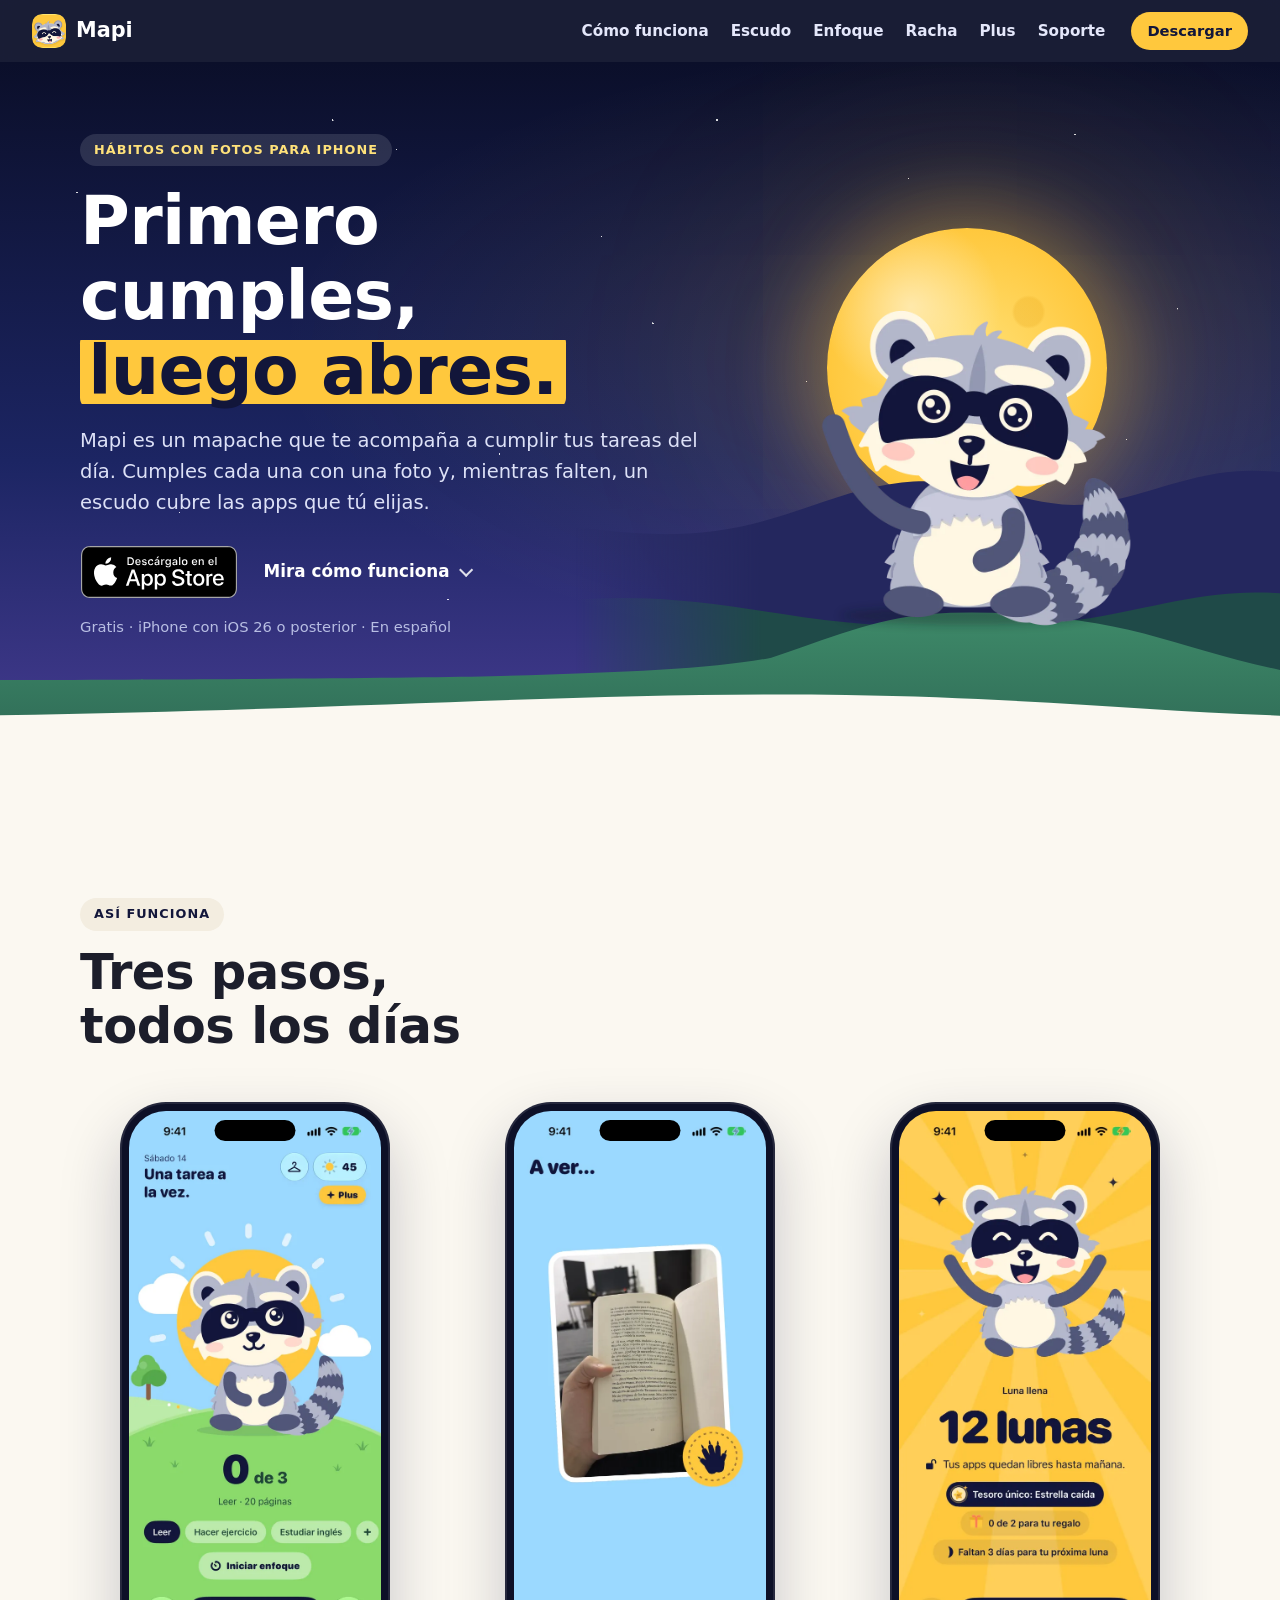
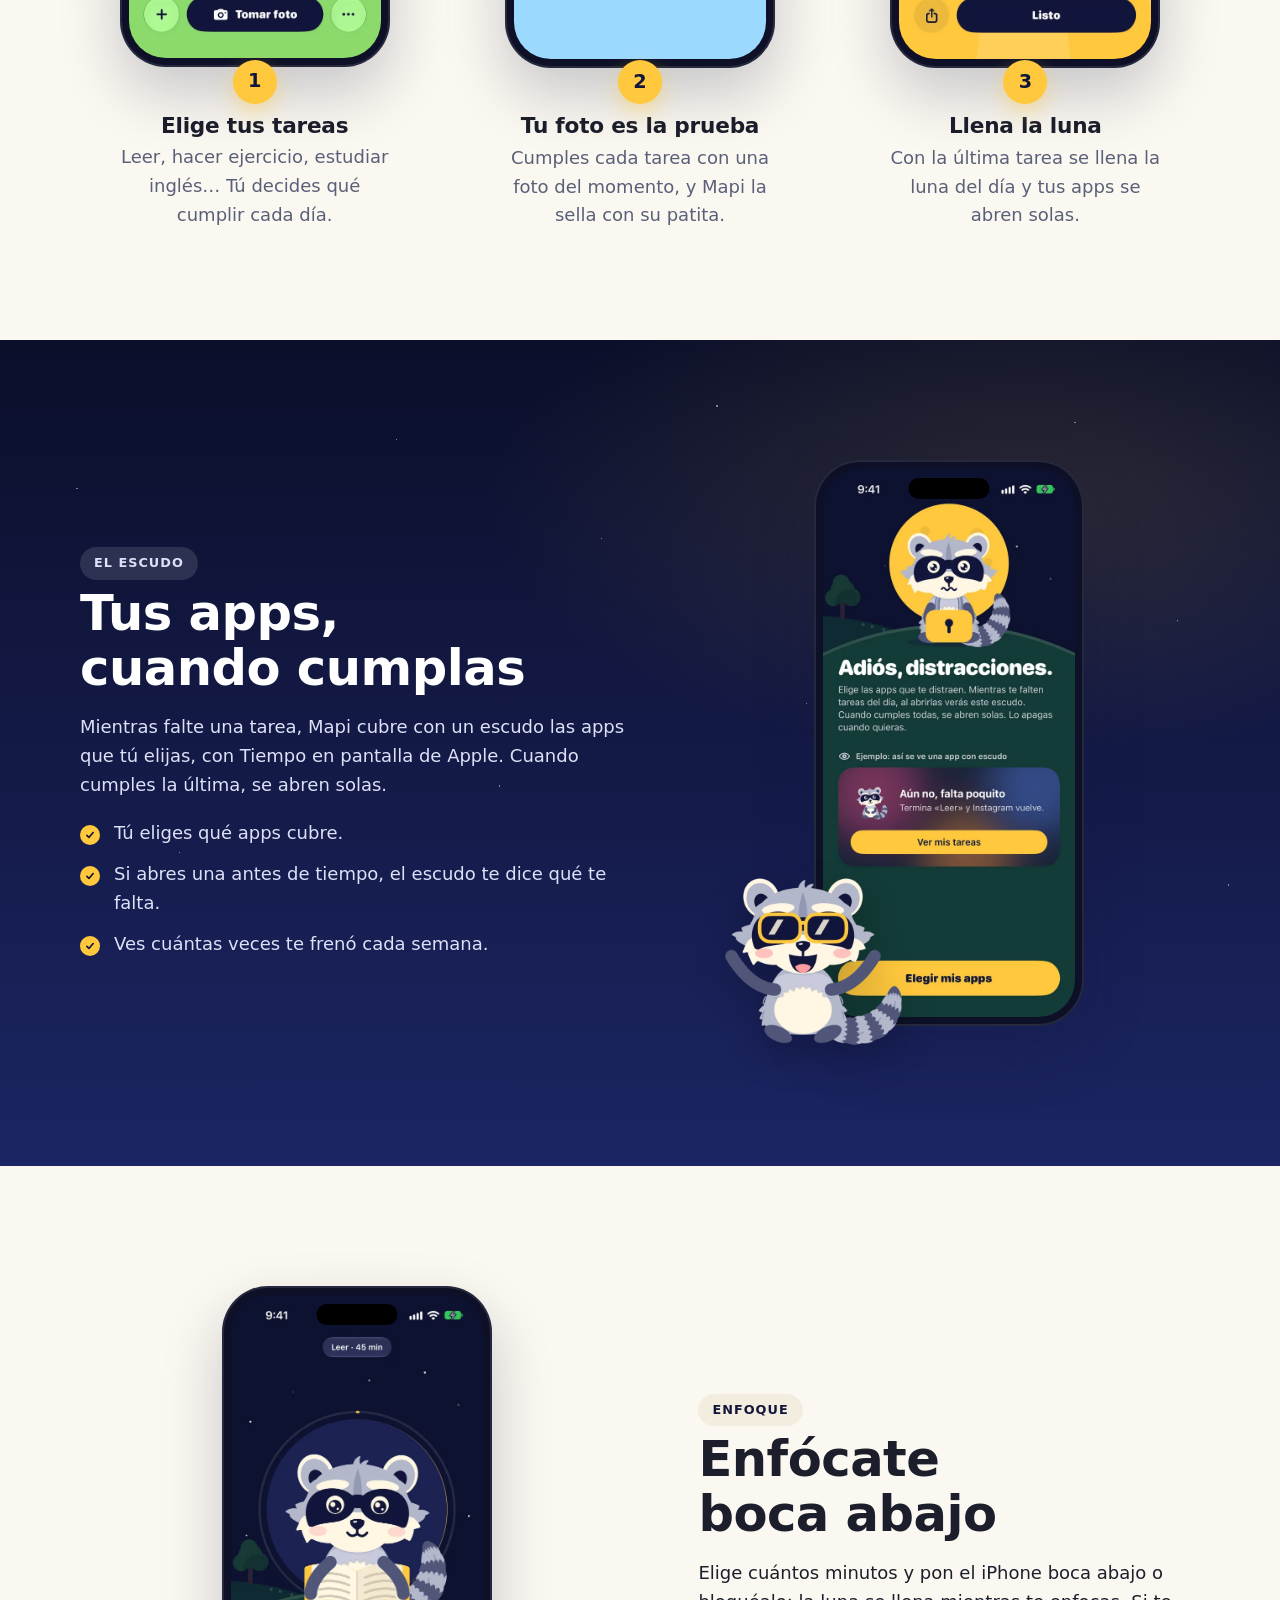
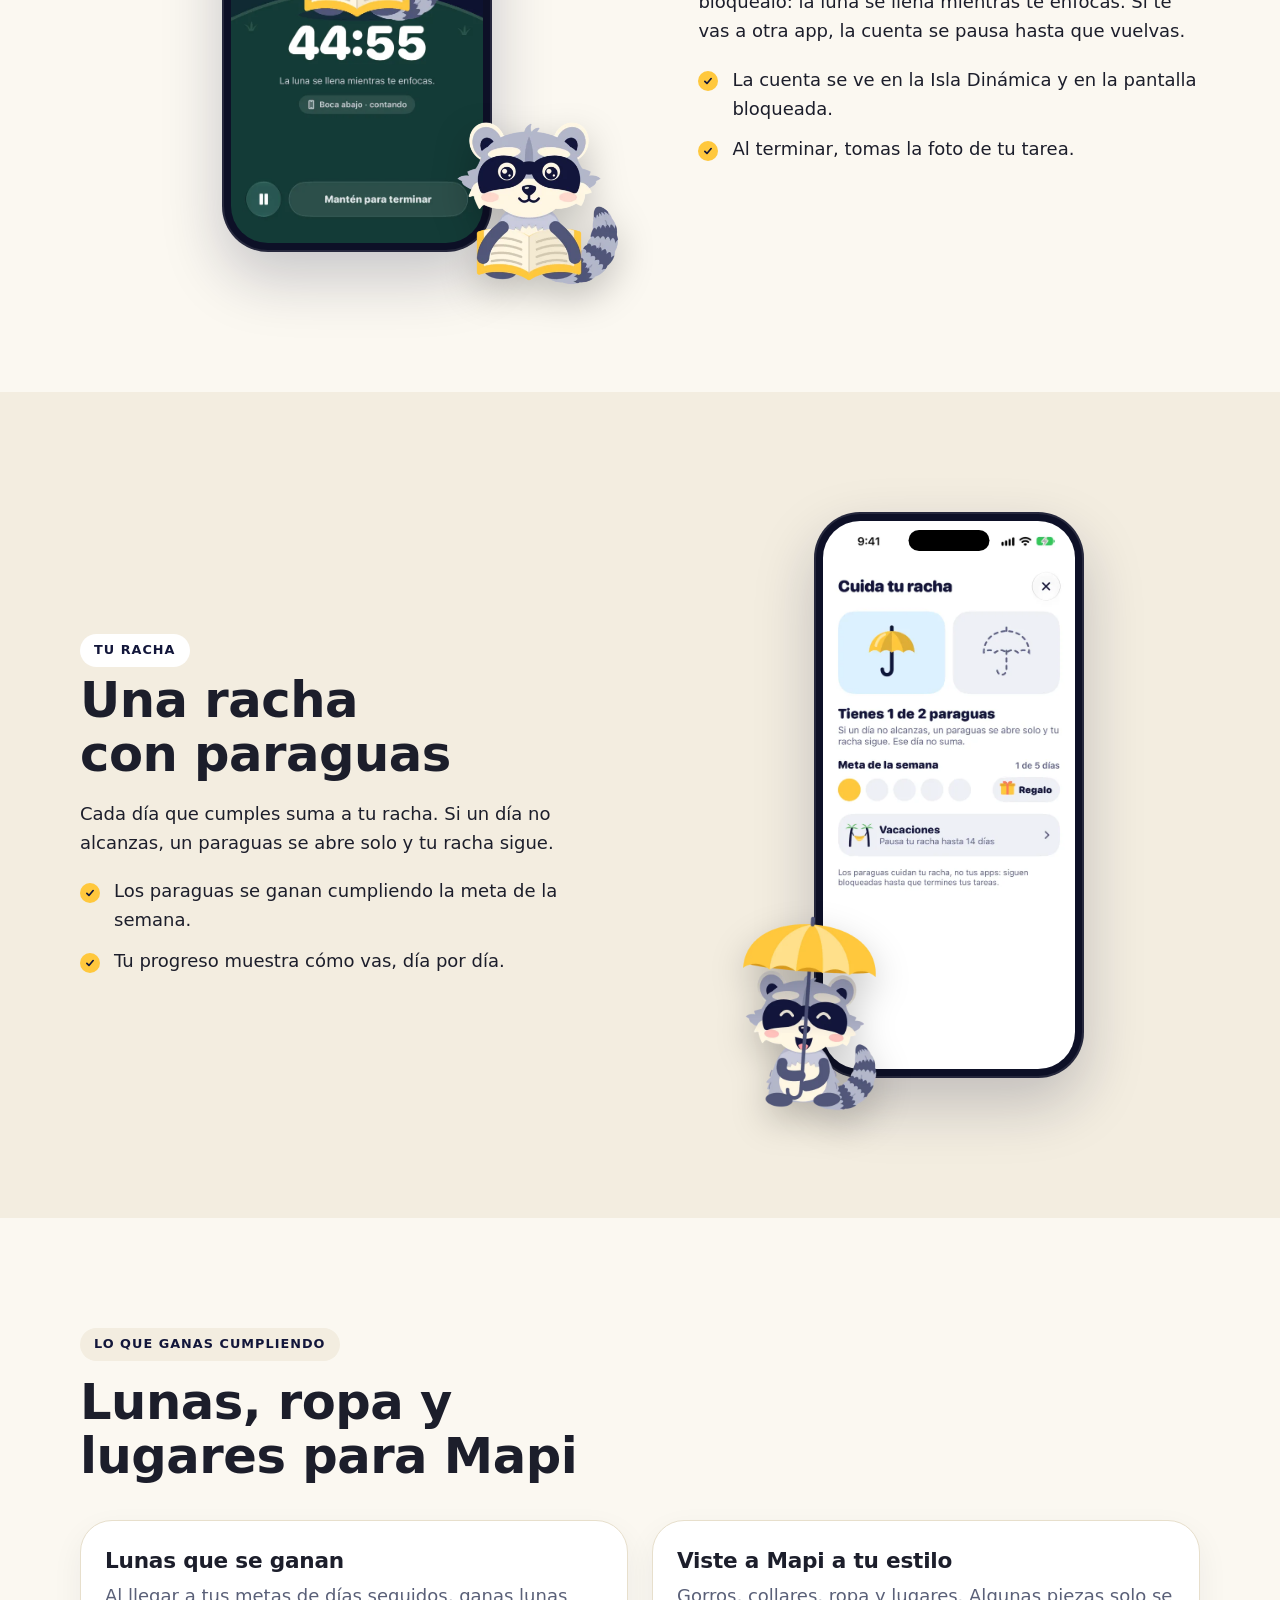
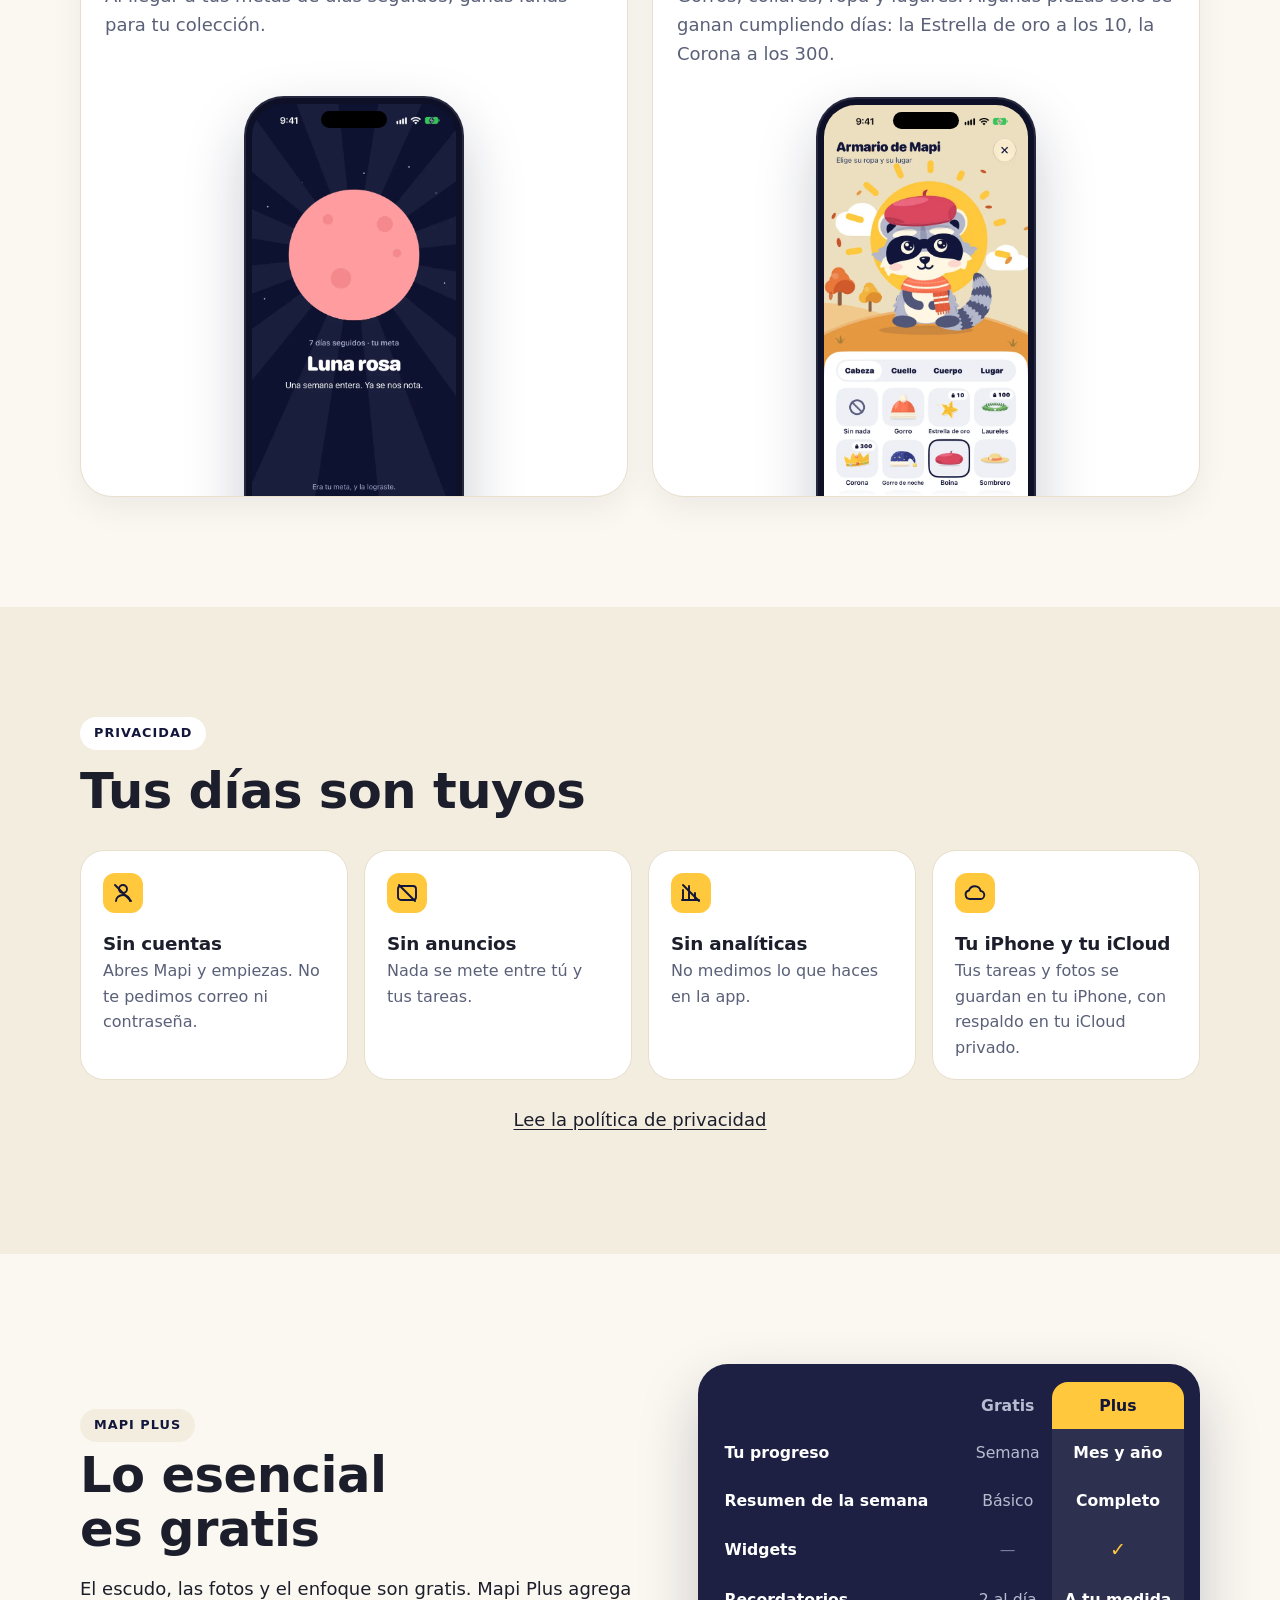
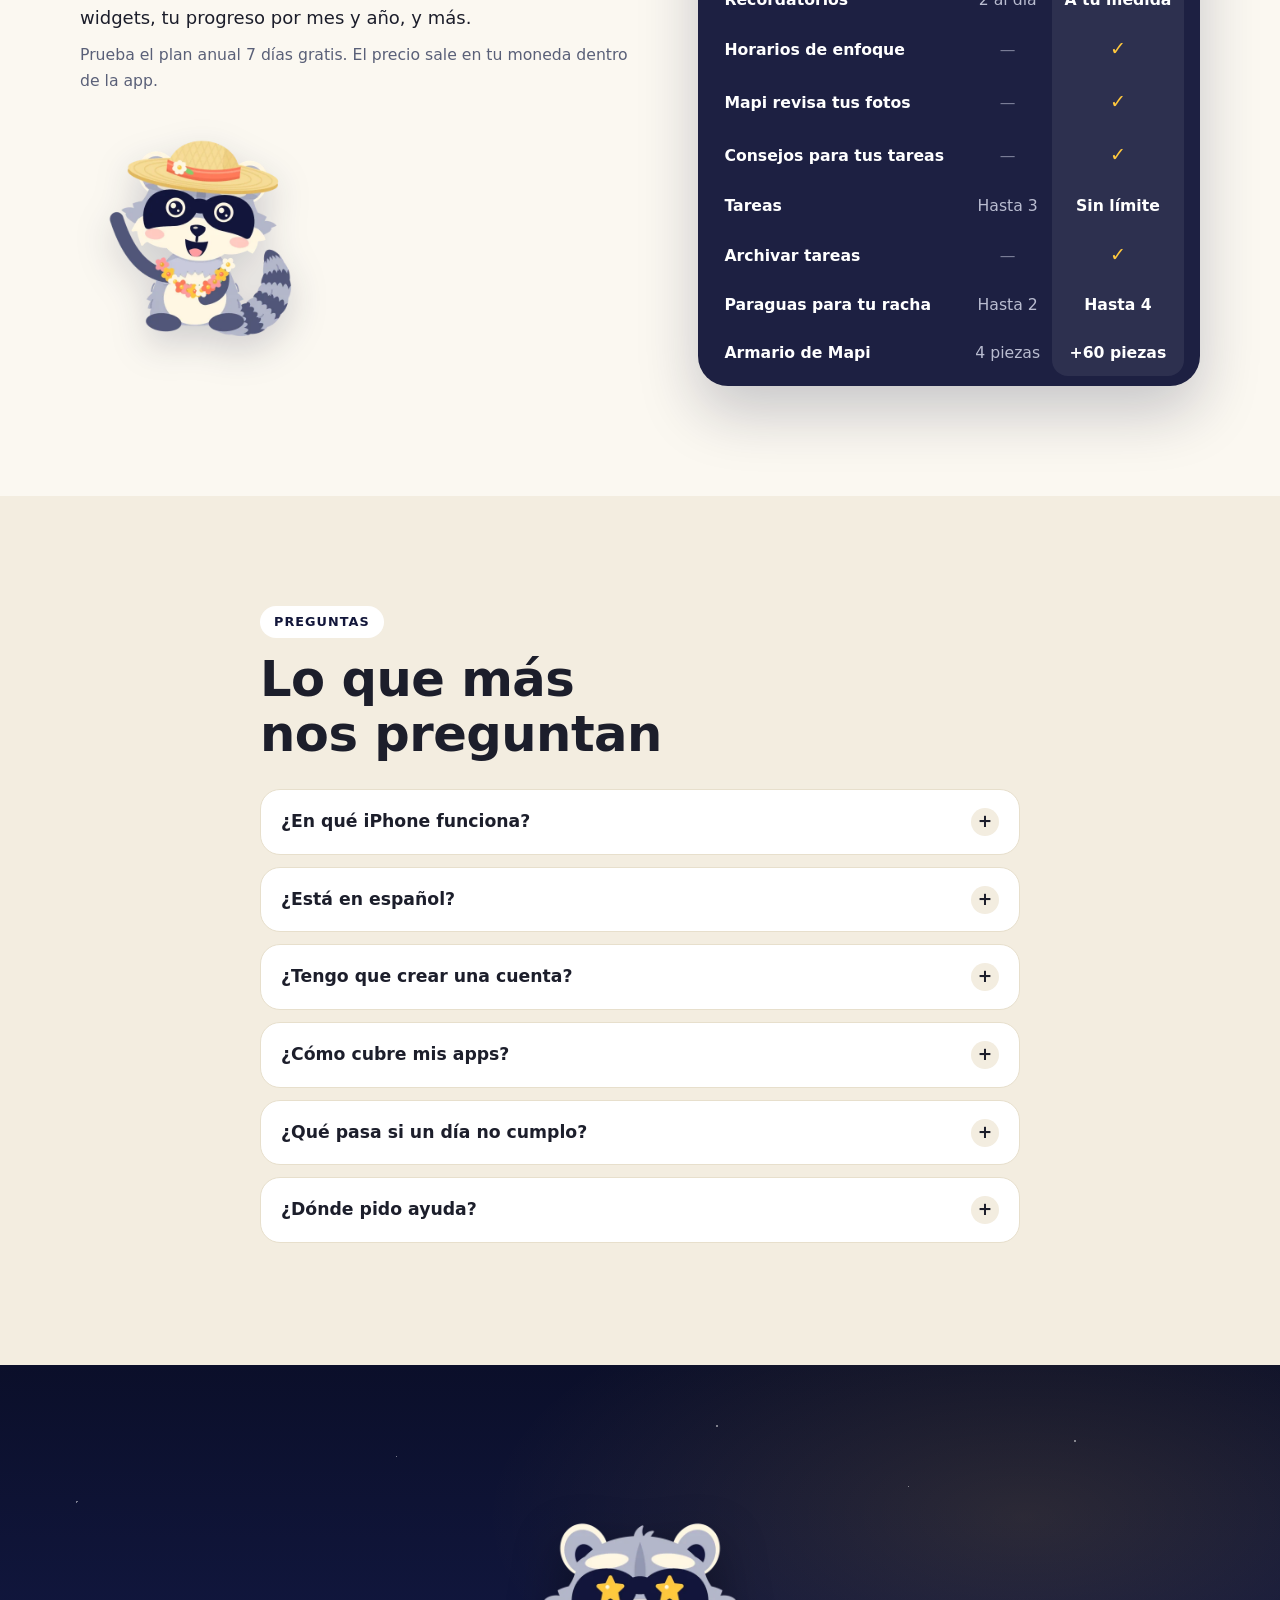
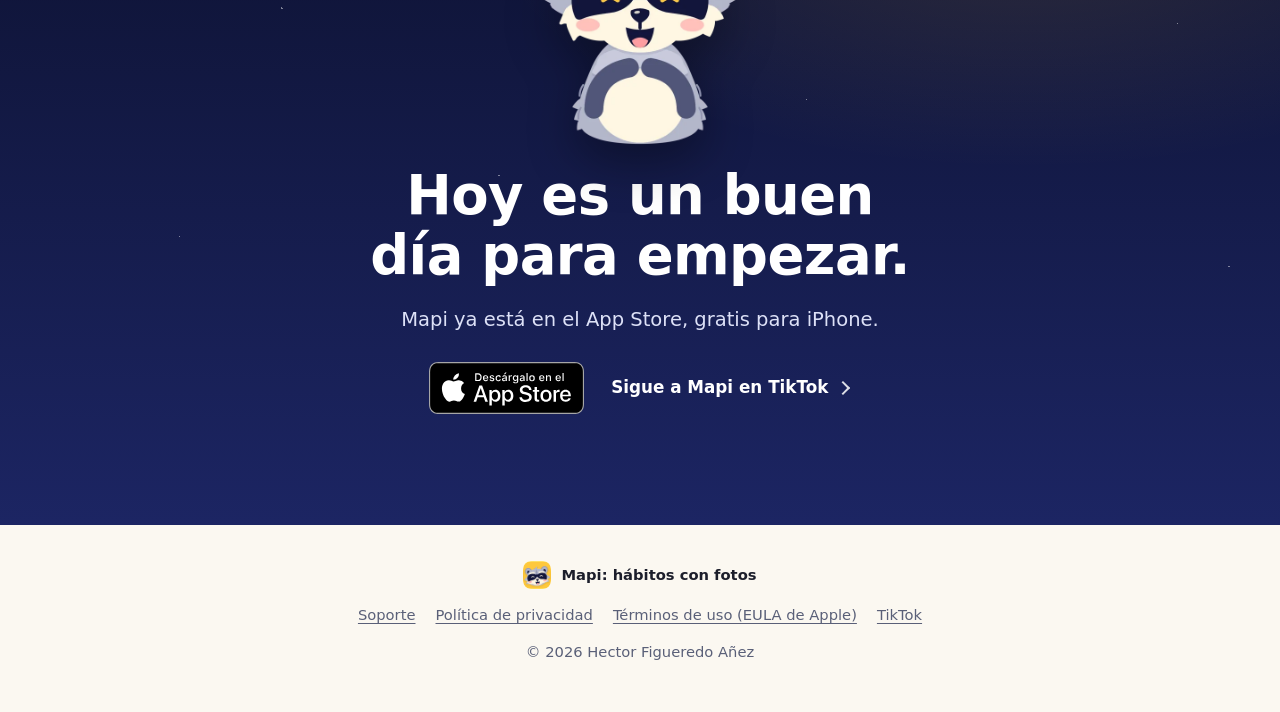
<file: index.html>
<!DOCTYPE html>
<html lang="es-MX">
<head>
  <meta charset="utf-8">
  <meta name="viewport" content="width=device-width, initial-scale=1, viewport-fit=cover">
  <title>Mapi: hábitos con fotos</title>
  <meta name="description" content="Mapi es un mapache que te acompaña a cumplir tus tareas del día. Cumples cada una con una foto y, mientras falten, un escudo cubre las apps que tú elijas.">
  <meta name="theme-color" content="#0E1230">
  <link rel="icon" href="mapi.png">
  <link rel="apple-touch-icon" href="mapi.png">
  <meta property="og:type" content="website">
  <meta property="og:locale" content="es_MX">
  <meta property="og:title" content="Mapi: hábitos con fotos">
  <meta property="og:description" content="Primero cumples, luego abres. Un mapache que te acompaña a cumplir tus tareas del día.">
  <meta property="og:url" content="https://mapihabits.github.io/">
  <meta property="og:image" content="https://mapihabits.github.io/img/compartir.jpg">
  <meta property="og:image:width" content="1200">
  <meta property="og:image:height" content="675">
  <meta name="twitter:card" content="summary_large_image">
  <link rel="preload" as="image" href="img/mapi-saluda.webp" fetchpriority="high">
  <link rel="stylesheet" href="portada.css">
  <script>document.documentElement.classList.add("js");</script>
</head>
<body>
  <a class="saltar" href="#contenido">Ir al contenido</a>

  <header class="barra">
    <a class="marca" href="./" aria-label="Mapi, inicio">
      <img src="mapi.png" alt="" width="34" height="34">
      <span>Mapi</span>
    </a>
    <nav class="barra-enlaces" aria-label="Secciones">
      <a href="#como-funciona">Cómo funciona</a>
      <a href="#escudo">Escudo</a>
      <a href="#enfoque">Enfoque</a>
      <a href="#racha">Racha</a>
      <a href="#plus">Plus</a>
      <a href="soporte.html">Soporte</a>
    </nav>
    <a class="boton boton-luna boton-chico" href="https://apps.apple.com/app/id6831907210">Descargar</a>
  </header>

  <main id="contenido">
    <!-- Portada: la noche de Mapi, con su luna. -->
    <section class="hero">
      <div class="estrellas" aria-hidden="true"></div>
      <div class="estrellas estrellas-2" aria-hidden="true"></div>
      <div class="hero-grid">
        <div class="hero-texto">
          <p class="etiqueta">Hábitos con fotos para iPhone</p>
          <h1>Primero cumples, <mark>luego abres.</mark></h1>
          <p class="entrada">Mapi es un mapache que te acompaña a cumplir tus tareas del día. Cumples cada una con una foto y, mientras falten, un escudo cubre las apps que tú elijas.</p>
          <div class="acciones">
            <a class="sello-tienda" href="https://apps.apple.com/app/id6831907210"><img src="img/descargalo-app-store.svg" alt="Descárgalo en el App Store" width="156" height="52"></a>
            <a class="boton boton-claro" href="#como-funciona">Mira cómo funciona</a>
          </div>
          <p class="nota-hero">Gratis · iPhone con iOS 26 o posterior · En español</p>
        </div>
        <div class="hero-escena">
          <div class="luna" aria-hidden="true"></div>
          <!-- Mapi sentado en la cima de su colina; la luna sale detrás de los cerros (18 nov). -->
          <svg class="escena" viewBox="0 0 500 520" preserveAspectRatio="xMidYMax meet" role="img" aria-label="Mapi, un mapache, saludando desde su colina frente a la luna">
            <defs>
              <linearGradient id="pasto" x1="0" y1="0" x2="0" y2="1">
                <stop offset="0" stop-color="#3E8A69"/>
                <stop offset="0.1" stop-color="#32715A"/>
                <stop offset="0.6" stop-color="#2B624F"/>
              </linearGradient>
              <linearGradient id="desvanece-g" gradientUnits="userSpaceOnUse" x1="-170" y1="0" x2="30" y2="0">
                <stop offset="0" stop-color="#000"/>
                <stop offset="1" stop-color="#fff"/>
              </linearGradient>
              <mask id="desvanece" maskUnits="userSpaceOnUse" x="-4000" y="-1000" width="8500" height="3000">
                <rect x="-4000" y="-1000" width="8500" height="3000" fill="url(#desvanece-g)"/>
              </mask>
              <filter id="difuso" x="-50%" y="-300%" width="200%" height="700%"><feGaussianBlur stdDeviation="5"/></filter>
            </defs>
            <g class="lejos">
            <path fill="#24275E" d="M-4000 520 C-1600 515 -900 470 -600 430 C-470 412 -380 380 -270 374 C-170 368 -110 392 -20 380 C60 369 110 336 180 328 C240 321 290 342 340 350 C400 360 450 330 520 318 C600 305 690 340 780 372 C1000 440 2200 500 4500 520 L4500 1600 L-4000 1600Z"/>
            <path fill="#1F4A48" d="M-4000 560 C-1500 556 -700 520 -420 488 C-300 470 -210 452 -120 452 C-30 452 40 470 120 478 C200 486 300 486 380 474 C450 462 500 446 560 446 C640 446 720 470 820 498 C1100 560 2500 566 4500 562 L4500 1600 L-4000 1600Z"/></g>
            <path fill="url(#pasto)" d="M-4000 1600 L-4000 542 C-1200 542 -500 541 -260 536 C-120 532 -20 528 40 516 C100 496 150 474 210 469 C240 467 270 467 300 469 C350 472 395 479 440 490 C500 506 560 528 640 538 C900 548 2500 548 4500 546 L4500 1600Z"/>
            <ellipse cx="250" cy="471" rx="136" ry="10" fill="#08121C" opacity="0.32" filter="url(#difuso)"/>
            <image class="mapi" href="img/mapi-saluda.webp" x="40" y="70" width="420" height="420" preserveAspectRatio="xMidYMid meet"/>
            <path fill="#FBF8F1" d="M-4000 572 C-2400 560 -1400 586 -800 578 C-400 572 -160 552 120 556 C380 560 520 584 760 580 C1100 574 1400 552 1800 560 C2600 576 3400 556 4500 566 L4500 1600 L-4000 1600Z"/>
          </svg>
        </div>
      </div>
      <div class="suelo-espacio" aria-hidden="true"></div>
    </section>

    <!-- Así funciona -->
    <section class="seccion" id="como-funciona">
      <div class="contenedor">
        <p class="etiqueta etiqueta-tinta">Así funciona</p>
        <h2>Tres pasos, todos los días</h2>
        <ol class="pasos">
          <li class="paso revela">
            <div class="telefono"><img src="img/app-inicio.webp" alt="Inicio de Mapi con las tareas del día" width="600" height="1304" loading="lazy"></div>
            <span class="numero" aria-hidden="true">1</span>
            <h3>Elige tus tareas</h3>
            <p>Leer, hacer ejercicio, estudiar inglés… Tú decides qué cumplir cada día.</p>
          </li>
          <li class="paso revela">
            <div class="telefono"><img src="img/app-foto.webp" alt="Una foto de un libro sellada con la patita de Mapi" width="600" height="1304" loading="lazy"></div>
            <span class="numero" aria-hidden="true">2</span>
            <h3>Tu foto es la prueba</h3>
            <p>Cumples cada tarea con una foto del momento, y Mapi la sella con su patita.</p>
          </li>
          <li class="paso revela">
            <div class="telefono"><img src="img/app-luna.webp" alt="Mapi celebra con los brazos arriba: doce lunas" width="600" height="1304" loading="lazy"></div>
            <span class="numero" aria-hidden="true">3</span>
            <h3>Llena la luna</h3>
            <p>Con la última tarea se llena la luna del día y tus apps se abren solas.</p>
          </li>
        </ol>
      </div>
    </section>

    <!-- El escudo -->
    <section class="seccion noche" id="escudo">
      <div class="estrellas estrellas-suaves" aria-hidden="true"></div>
      <div class="contenedor dos">
        <div class="texto revela">
          <p class="etiqueta">El escudo</p>
          <h2>Tus apps, cuando cumplas</h2>
          <p>Mientras falte una tarea, Mapi cubre con un escudo las apps que tú elijas, con Tiempo en pantalla de Apple. Cuando cumples la última, se abren solas.</p>
          <ul class="lista">
            <li>Tú eliges qué apps cubre.</li>
            <li>Si abres una antes de tiempo, el escudo te dice qué te falta.</li>
            <li>Ves cuántas veces te frenó cada semana.</li>
          </ul>
        </div>
        <div class="visual revela">
          <div class="telefono"><img src="img/app-escudo.webp" alt="Pantalla del escudo: Adiós, distracciones" width="600" height="1304" loading="lazy"></div>
          <img class="mapi-lado mapi-izq" src="img/mapi-lentes.webp" alt="" width="560" height="560" loading="lazy">
        </div>
      </div>
    </section>

    <!-- Enfoque -->
    <section class="seccion" id="enfoque">
      <div class="contenedor dos al-reves">
        <div class="texto revela">
          <p class="etiqueta etiqueta-tinta">Enfoque</p>
          <h2>Enfócate boca abajo</h2>
          <p>Elige cuántos minutos y pon el iPhone boca abajo o bloquéalo: la luna se llena mientras te enfocas. Si te vas a otra app, la cuenta se pausa hasta que vuelvas.</p>
          <ul class="lista lista-tinta">
            <li>La cuenta se ve en la Isla Dinámica y en la pantalla bloqueada.</li>
            <li>Al terminar, tomas la foto de tu tarea.</li>
          </ul>
        </div>
        <div class="visual revela">
          <div class="telefono"><img src="img/app-enfoque.webp" alt="Enfoque en curso: Mapi lee y la cuenta dice 44:55" width="600" height="1304" loading="lazy"></div>
          <img class="mapi-lado mapi-der" src="img/mapi-lee.webp" alt="" width="400" height="400" loading="lazy">
        </div>
      </div>
    </section>

    <!-- Racha -->
    <section class="seccion crema-oscura" id="racha">
      <div class="contenedor dos">
        <div class="texto revela">
          <p class="etiqueta etiqueta-tinta">Tu racha</p>
          <h2>Una racha con paraguas</h2>
          <p>Cada día que cumples suma a tu racha. Si un día no alcanzas, un paraguas se abre solo y tu racha sigue.</p>
          <ul class="lista lista-tinta">
            <li>Los paraguas se ganan cumpliendo la meta de la semana.</li>
            <li>Tu progreso muestra cómo vas, día por día.</li>
          </ul>
        </div>
        <div class="visual revela">
          <div class="telefono"><img src="img/app-racha.webp" alt="Cuida tu racha: tienes 1 de 2 paraguas" width="600" height="1304" loading="lazy"></div>
          <img class="mapi-lado mapi-izq" src="img/mapi-paraguas.webp" alt="" width="560" height="560" loading="lazy">
        </div>
      </div>
    </section>

    <!-- Colección -->
    <section class="seccion" id="coleccion">
      <div class="contenedor">
        <p class="etiqueta etiqueta-tinta">Lo que ganas cumpliendo</p>
        <h2>Lunas, ropa y lugares para Mapi</h2>
        <div class="tarjetas-dos">
          <article class="tarjeta-grande revela">
            <div class="tarjeta-texto">
              <h3>Lunas que se ganan</h3>
              <p>Al llegar a tus metas de días seguidos, ganas lunas para tu colección.</p>
            </div>
            <div class="telefono telefono-chico"><img src="img/app-luna-rosa.webp" alt="Luna rosa: siete días seguidos" width="600" height="1304" loading="lazy"></div>
          </article>
          <article class="tarjeta-grande revela">
            <div class="tarjeta-texto">
              <h3>Viste a Mapi a tu estilo</h3>
              <p>Gorros, collares, ropa y lugares. Algunas piezas solo se ganan cumpliendo días: la Estrella de oro a los 10, la Corona a los 300.</p>
            </div>
            <div class="telefono telefono-chico"><img src="img/app-armario.webp" alt="Armario de Mapi con gorros y piezas por ganar" width="600" height="1304" loading="lazy"></div>
          </article>
        </div>
      </div>
    </section>

    <!-- Privacidad -->
    <section class="seccion crema-oscura" id="privacidad">
      <div class="contenedor">
        <p class="etiqueta etiqueta-tinta">Privacidad</p>
        <h2>Tus días son tuyos</h2>
        <div class="cuadros">
          <div class="cuadro revela">
            <svg viewBox="0 0 24 24" aria-hidden="true"><path d="M12 12a4 4 0 1 0 0-8 4 4 0 0 0 0 8Zm-7 8c0-3.3 3.1-6 7-6s7 2.7 7 6"/><path d="M4 4l16 16"/></svg>
            <h3>Sin cuentas</h3>
            <p>Abres Mapi y empiezas. No te pedimos correo ni contraseña.</p>
          </div>
          <div class="cuadro revela">
            <svg viewBox="0 0 24 24" aria-hidden="true"><rect x="3" y="5" width="18" height="14" rx="3"/><path d="M4 4l16 16"/></svg>
            <h3>Sin anuncios</h3>
            <p>Nada se mete entre tú y tus tareas.</p>
          </div>
          <div class="cuadro revela">
            <svg viewBox="0 0 24 24" aria-hidden="true"><path d="M4 19V9m6 10V5m6 14v-7m4 7H3"/><path d="M4 4l16 16"/></svg>
            <h3>Sin analíticas</h3>
            <p>No medimos lo que haces en la app.</p>
          </div>
          <div class="cuadro revela">
            <svg viewBox="0 0 24 24" aria-hidden="true"><path d="M7 18h10a4 4 0 0 0 .6-8A6 6 0 0 0 6 9.5 4.3 4.3 0 0 0 7 18Z"/></svg>
            <h3>Tu iPhone y tu iCloud</h3>
            <p>Tus tareas y fotos se guardan en tu iPhone, con respaldo en tu iCloud privado.</p>
          </div>
        </div>
        <p class="centro"><a href="privacidad.html">Lee la política de privacidad</a></p>
      </div>
    </section>

    <!-- Mapi Plus -->
    <section class="seccion" id="plus">
      <div class="contenedor dos dos-plus">
        <div class="texto revela">
          <p class="etiqueta etiqueta-tinta">Mapi Plus</p>
          <h2>Lo esencial es gratis</h2>
          <p>El escudo, las fotos y el enfoque son gratis. Mapi Plus agrega widgets, tu progreso por mes y año, y más.</p>
          <p class="nota">Prueba el plan anual 7 días gratis. El precio sale en tu moneda dentro de la app.</p>
          <img class="mapi-plus" src="img/mapi-verano.webp" alt="" width="560" height="560" loading="lazy">
        </div>
        <div class="tabla-plus revela">
          <table>
            <caption class="solo-lector">Qué trae Mapi gratis y qué agrega Mapi Plus</caption>
            <thead>
              <tr><th scope="col"><span class="solo-lector">Función</span></th><th scope="col">Gratis</th><th scope="col" class="col-plus">Plus</th></tr>
            </thead>
            <tbody>
              <tr><th scope="row">Tu progreso</th><td>Semana</td><td class="col-plus">Mes y año</td></tr>
              <tr><th scope="row">Resumen de la semana</th><td>Básico</td><td class="col-plus">Completo</td></tr>
              <tr><th scope="row">Widgets</th><td><span class="no" aria-label="No">—</span></td><td class="col-plus"><span class="si" aria-label="Sí">✓</span></td></tr>
              <tr><th scope="row">Recordatorios</th><td>2 al día</td><td class="col-plus">A tu medida</td></tr>
              <tr><th scope="row">Horarios de enfoque</th><td><span class="no" aria-label="No">—</span></td><td class="col-plus"><span class="si" aria-label="Sí">✓</span></td></tr>
              <tr><th scope="row">Mapi revisa tus fotos</th><td><span class="no" aria-label="No">—</span></td><td class="col-plus"><span class="si" aria-label="Sí">✓</span></td></tr>
              <tr><th scope="row">Consejos para tus tareas</th><td><span class="no" aria-label="No">—</span></td><td class="col-plus"><span class="si" aria-label="Sí">✓</span></td></tr>
              <tr><th scope="row">Tareas</th><td>Hasta 3</td><td class="col-plus">Sin límite</td></tr>
              <tr><th scope="row">Archivar tareas</th><td><span class="no" aria-label="No">—</span></td><td class="col-plus"><span class="si" aria-label="Sí">✓</span></td></tr>
              <tr><th scope="row">Paraguas para tu racha</th><td>Hasta 2</td><td class="col-plus">Hasta 4</td></tr>
              <tr><th scope="row">Armario de Mapi</th><td>4 piezas</td><td class="col-plus">+60 piezas</td></tr>
            </tbody>
          </table>
        </div>
      </div>
    </section>

    <!-- Preguntas -->
    <section class="seccion crema-oscura" id="preguntas">
      <div class="contenedor angosto">
        <p class="etiqueta etiqueta-tinta">Preguntas</p>
        <h2>Lo que más nos preguntan</h2>
        <div class="preguntas">
          <details>
            <summary>¿En qué iPhone funciona?</summary>
            <p>En iPhone con iOS 26 o posterior.</p>
          </details>
          <details>
            <summary>¿Está en español?</summary>
            <p>Sí. Por ahora Mapi está solo en español.</p>
          </details>
          <details>
            <summary>¿Tengo que crear una cuenta?</summary>
            <p>No. Abres la app y empiezas.</p>
          </details>
          <details>
            <summary>¿Cómo cubre mis apps?</summary>
            <p>Con Tiempo en pantalla de Apple. Tú eliges las apps y le das permiso a Mapi. Puedes quitar el permiso cuando quieras desde Ajustes.</p>
          </details>
          <details>
            <summary>¿Qué pasa si un día no cumplo?</summary>
            <p>Si tienes un paraguas, se abre solo y tu racha sigue. En Tu progreso ese día cuenta como no cumplido, para que veas cómo vas de verdad.</p>
          </details>
          <details>
            <summary>¿Dónde pido ayuda?</summary>
            <p>En la página de <a href="soporte.html">soporte</a> encuentras más respuestas y nuestro correo.</p>
          </details>
        </div>
      </div>
    </section>

    <!-- Cierre -->
    <section class="seccion noche cierre" id="descargar">
      <div class="estrellas estrellas-suaves" aria-hidden="true"></div>
      <div class="contenedor centro revela">
        <img class="mapi-cierre" src="img/mapi-estrellas.webp" alt="Mapi con estrellas en los ojos" width="560" height="560" loading="lazy">
        <h2>Hoy es un buen día para empezar.</h2>
        <p class="entrada">Mapi ya está en el App Store, gratis para iPhone.</p>
        <div class="acciones acciones-centro">
          <a class="sello-tienda" href="https://apps.apple.com/app/id6831907210"><img src="img/descargalo-app-store.svg" alt="Descárgalo en el App Store" width="156" height="52"></a>
          <a class="boton boton-claro" href="https://www.tiktok.com/@mapihabitos" rel="noopener">Sigue a Mapi en TikTok</a>
        </div>
      </div>
    </section>
  </main>

  <footer class="pie">
    <div class="pie-marca">
      <img src="mapi.png" alt="" width="28" height="28">
      <span>Mapi: hábitos con fotos</span>
    </div>
    <nav aria-label="Enlaces">
      <a href="soporte.html">Soporte</a>
      <a href="privacidad.html">Política de privacidad</a>
      <a href="https://www.apple.com/legal/internet-services/itunes/dev/stdeula/">Términos de uso (EULA de Apple)</a>
      <a href="https://www.tiktok.com/@mapihabitos" rel="noopener">TikTok</a>
    </nav>
    <p>© 2026 Hector Figueredo Añez</p>
  </footer>

  <script>
    // Las secciones aparecen suave al llegar a ellas. Sin movimiento si así lo pide el iPhone.
    (function () {
      var items = document.querySelectorAll(".revela");
      var calma = window.matchMedia("(prefers-reduced-motion: reduce)").matches;
      if (calma || !("IntersectionObserver" in window)) {
        items.forEach(function (el) { el.classList.add("visible"); });
        return;
      }
      var mira = new IntersectionObserver(function (entradas) {
        entradas.forEach(function (e) {
          if (e.isIntersecting) { e.target.classList.add("visible"); mira.unobserve(e.target); }
        });
      }, { rootMargin: "0px 0px -5% 0px", threshold: 0.08 });
      items.forEach(function (el) { mira.observe(el); });
    })();
  </script>
</body>
</html>
</file>
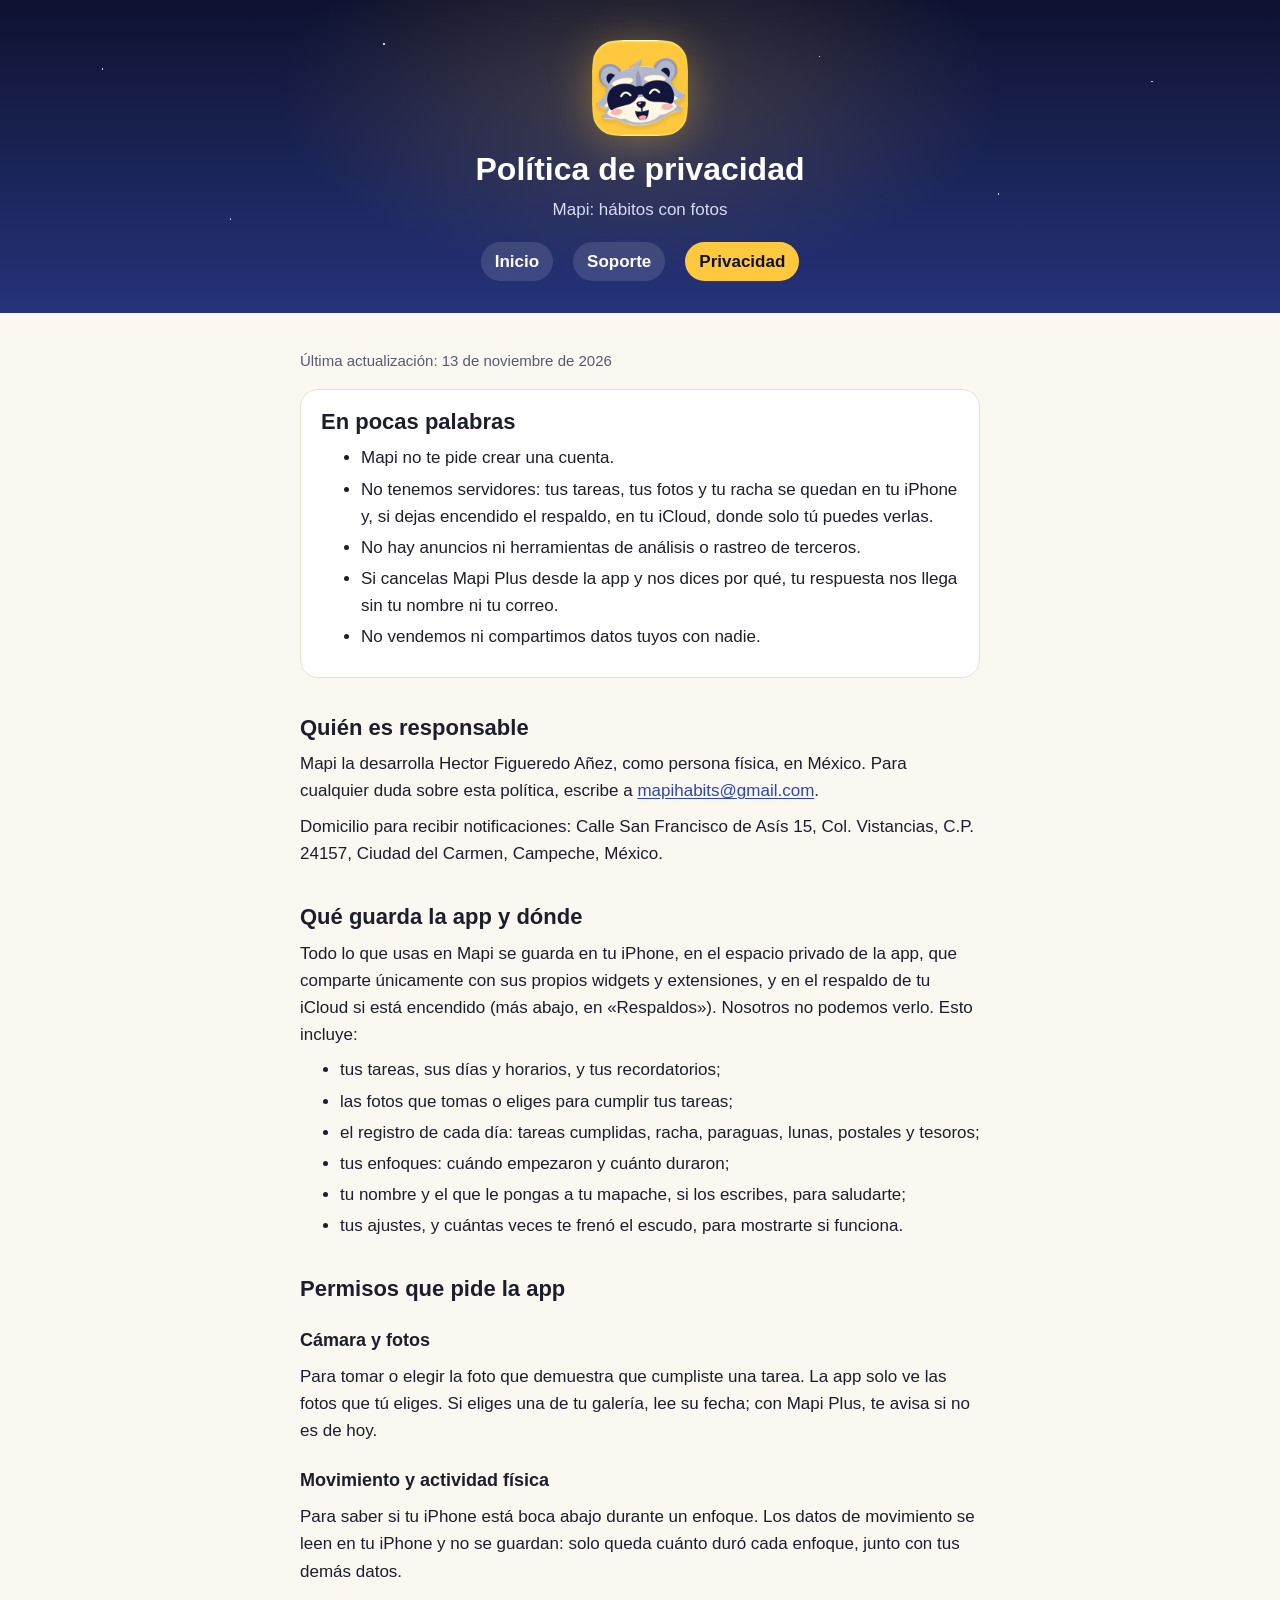
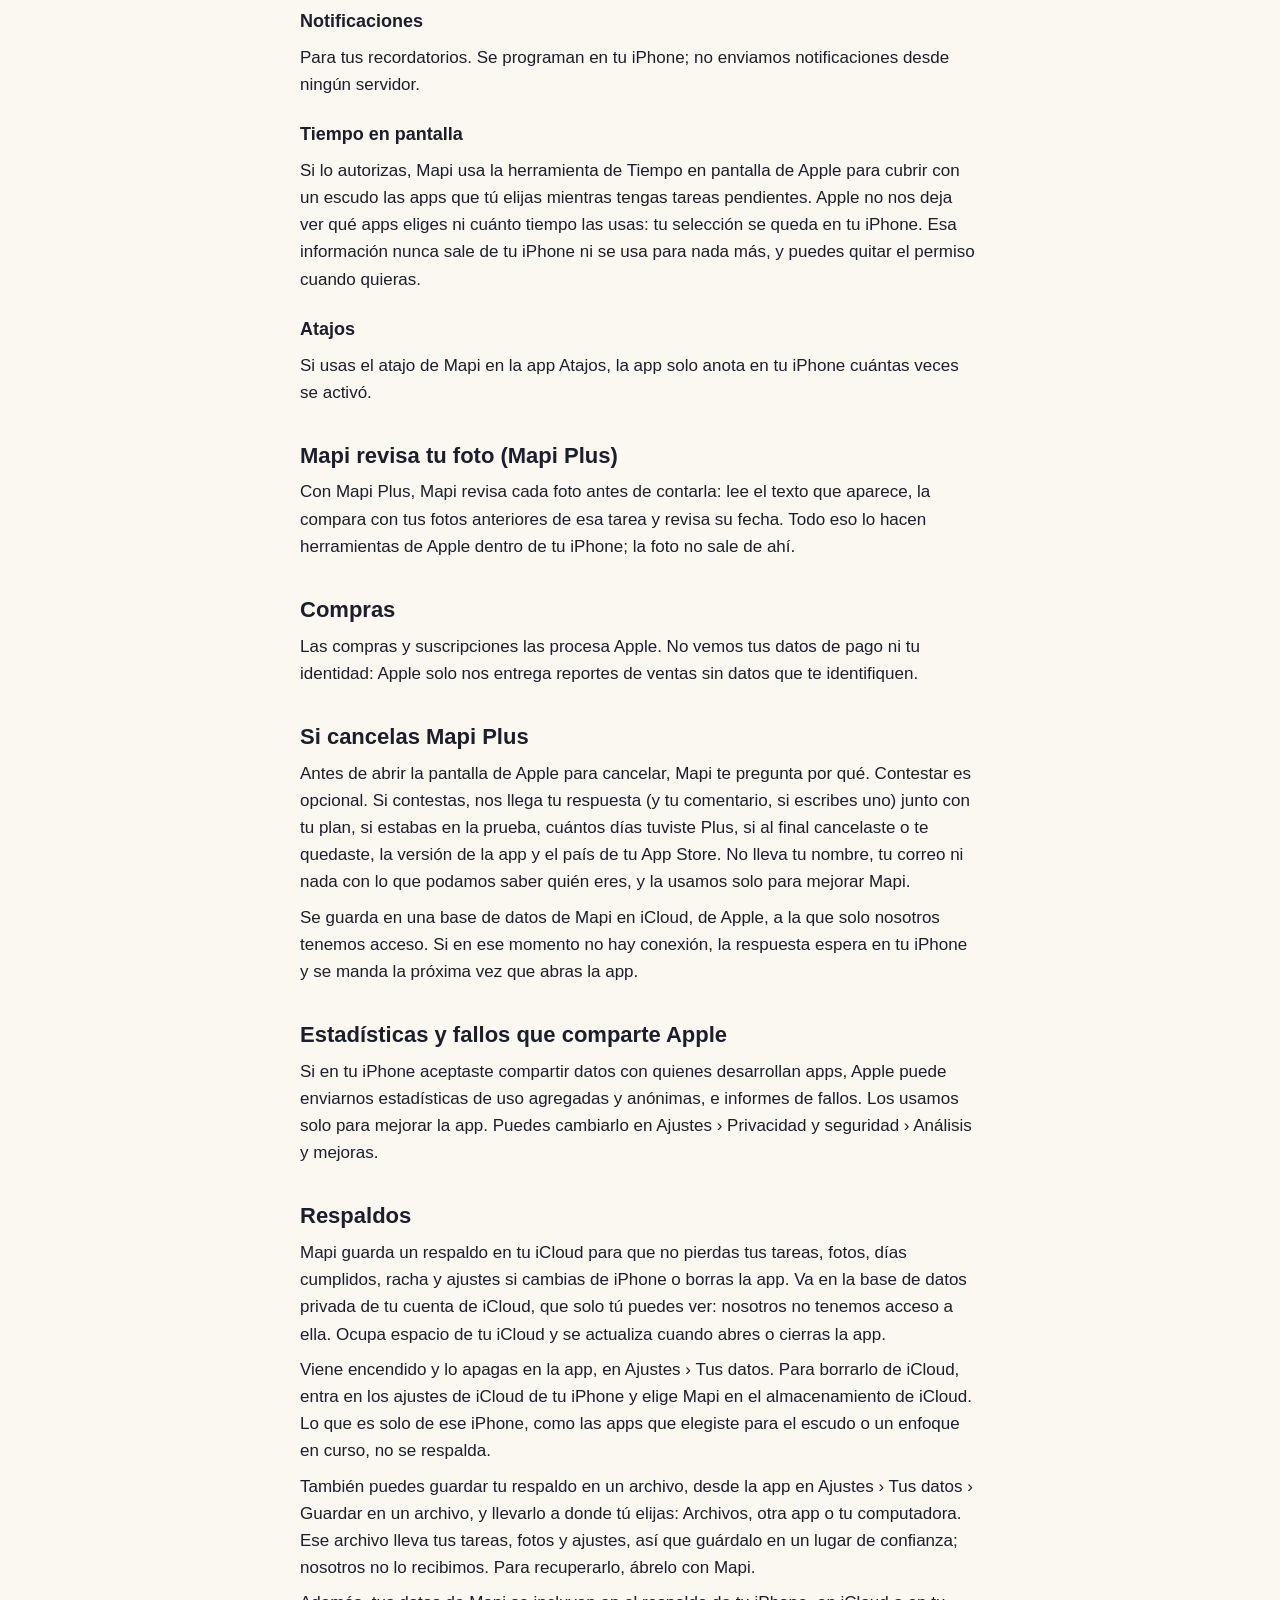
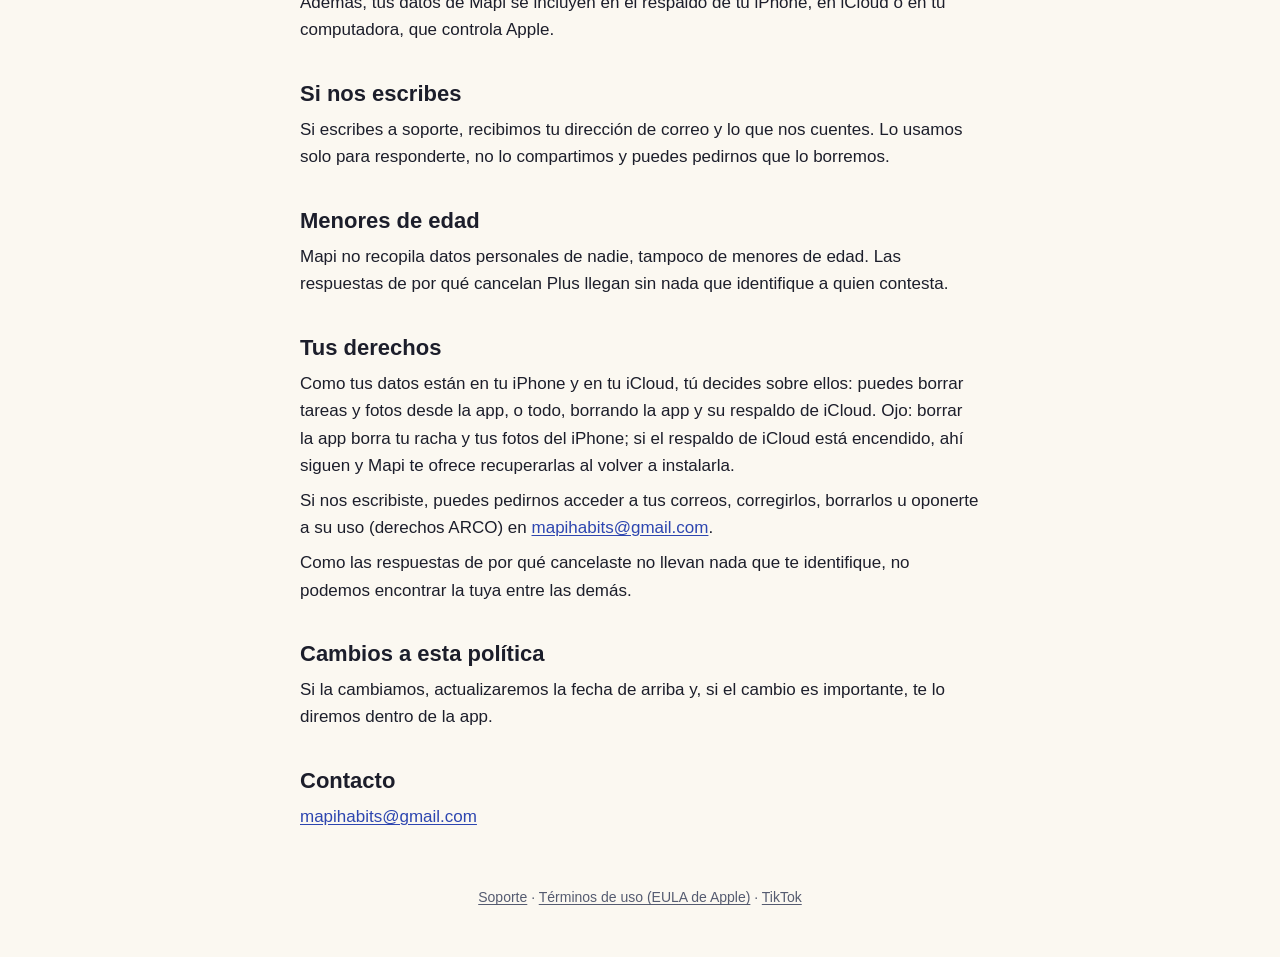
<file: privacidad.html>
<!DOCTYPE html>
<html lang="es-MX">
<head>
  <meta charset="utf-8">
  <meta name="viewport" content="width=device-width, initial-scale=1">
  <title>Política de privacidad · Mapi: hábitos con fotos</title>
  <meta name="description" content="Cómo cuida tus datos Mapi: hábitos con fotos. Sin cuentas, sin servidores y sin anuncios: tus datos se quedan en tu iPhone y en tu iCloud.">
  <link rel="icon" href="mapi.png">
  <link rel="stylesheet" href="estilo.css">
</head>
<body>
  <header class="cielo">
    <img src="mapi.png" alt="">
    <h1>Política de privacidad</h1>
    <p>Mapi: hábitos con fotos</p>
    <nav aria-label="Páginas">
      <a href="index.html">Inicio</a>
      <a href="soporte.html">Soporte</a>
      <a href="privacidad.html" aria-current="page">Privacidad</a>
    </nav>
  </header>

  <main>
    <p class="nota">Última actualización: 13 de noviembre de 2026</p>

    <section class="tarjeta">
      <h2>En pocas palabras</h2>
      <ul>
        <li>Mapi no te pide crear una cuenta.</li>
        <li>No tenemos servidores: tus tareas, tus fotos y tu racha se quedan en tu iPhone y, si dejas encendido el respaldo, en tu iCloud, donde solo tú puedes verlas.</li>
        <li>No hay anuncios ni herramientas de análisis o rastreo de terceros.</li>
        <li>Si cancelas Mapi Plus desde la app y nos dices por qué, tu respuesta nos llega sin tu nombre ni tu correo.</li>
        <li>No vendemos ni compartimos datos tuyos con nadie.</li>
      </ul>
    </section>

    <h2>Quién es responsable</h2>
    <p>Mapi la desarrolla Hector Figueredo Añez, como persona física, en México. Para cualquier duda sobre esta política, escribe a <a href="mailto:mapihabits@gmail.com">mapihabits@gmail.com</a>.</p>
    <p>Domicilio para recibir notificaciones: Calle San Francisco de Asís 15, Col. Vistancias, C.P. 24157, Ciudad del Carmen, Campeche, México.</p>

    <h2>Qué guarda la app y dónde</h2>
    <p>Todo lo que usas en Mapi se guarda en tu iPhone, en el espacio privado de la app, que comparte únicamente con sus propios widgets y extensiones, y en el respaldo de tu iCloud si está encendido (más abajo, en «Respaldos»). Nosotros no podemos verlo. Esto incluye:</p>
    <ul>
      <li>tus tareas, sus días y horarios, y tus recordatorios;</li>
      <li>las fotos que tomas o eliges para cumplir tus tareas;</li>
      <li>el registro de cada día: tareas cumplidas, racha, paraguas, lunas, postales y tesoros;</li>
      <li>tus enfoques: cuándo empezaron y cuánto duraron;</li>
      <li>tu nombre y el que le pongas a tu mapache, si los escribes, para saludarte;</li>
      <li>tus ajustes, y cuántas veces te frenó el escudo, para mostrarte si funciona.</li>
    </ul>

    <h2>Permisos que pide la app</h2>
    <h3>Cámara y fotos</h3>
    <p>Para tomar o elegir la foto que demuestra que cumpliste una tarea. La app solo ve las fotos que tú eliges. Si eliges una de tu galería, lee su fecha; con Mapi Plus, te avisa si no es de hoy.</p>
    <h3>Movimiento y actividad física</h3>
    <p>Para saber si tu iPhone está boca abajo durante un enfoque. Los datos de movimiento se leen en tu iPhone y no se guardan: solo queda cuánto duró cada enfoque, junto con tus demás datos.</p>
    <h3>Notificaciones</h3>
    <p>Para tus recordatorios. Se programan en tu iPhone; no enviamos notificaciones desde ningún servidor.</p>
    <h3>Tiempo en pantalla</h3>
    <p>Si lo autorizas, Mapi usa la herramienta de Tiempo en pantalla de Apple para cubrir con un escudo las apps que tú elijas mientras tengas tareas pendientes. Apple no nos deja ver qué apps eliges ni cuánto tiempo las usas: tu selección se queda en tu iPhone. Esa información nunca sale de tu iPhone ni se usa para nada más, y puedes quitar el permiso cuando quieras.</p>
    <h3>Atajos</h3>
    <p>Si usas el atajo de Mapi en la app Atajos, la app solo anota en tu iPhone cuántas veces se activó.</p>

    <h2>Mapi revisa tu foto (Mapi Plus)</h2>
    <p>Con Mapi Plus, Mapi revisa cada foto antes de contarla: lee el texto que aparece, la compara con tus fotos anteriores de esa tarea y revisa su fecha. Todo eso lo hacen herramientas de Apple dentro de tu iPhone; la foto no sale de ahí.</p>

    <h2>Compras</h2>
    <p>Las compras y suscripciones las procesa Apple. No vemos tus datos de pago ni tu identidad: Apple solo nos entrega reportes de ventas sin datos que te identifiquen.</p>

    <h2>Si cancelas Mapi Plus</h2>
    <p>Antes de abrir la pantalla de Apple para cancelar, Mapi te pregunta por qué. Contestar es opcional. Si contestas, nos llega tu respuesta (y tu comentario, si escribes uno) junto con tu plan, si estabas en la prueba, cuántos días tuviste Plus, si al final cancelaste o te quedaste, la versión de la app y el país de tu App Store. No lleva tu nombre, tu correo ni nada con lo que podamos saber quién eres, y la usamos solo para mejorar Mapi.</p>
    <p>Se guarda en una base de datos de Mapi en iCloud, de Apple, a la que solo nosotros tenemos acceso. Si en ese momento no hay conexión, la respuesta espera en tu iPhone y se manda la próxima vez que abras la app.</p>

    <h2>Estadísticas y fallos que comparte Apple</h2>
    <p>Si en tu iPhone aceptaste compartir datos con quienes desarrollan apps, Apple puede enviarnos estadísticas de uso agregadas y anónimas, e informes de fallos. Los usamos solo para mejorar la app. Puedes cambiarlo en Ajustes › Privacidad y seguridad › Análisis y mejoras.</p>

    <h2>Respaldos</h2>
    <p>Mapi guarda un respaldo en tu iCloud para que no pierdas tus tareas, fotos, días cumplidos, racha y ajustes si cambias de iPhone o borras la app. Va en la base de datos privada de tu cuenta de iCloud, que solo tú puedes ver: nosotros no tenemos acceso a ella. Ocupa espacio de tu iCloud y se actualiza cuando abres o cierras la app.</p>
    <p>Viene encendido y lo apagas en la app, en Ajustes › Tus datos. Para borrarlo de iCloud, entra en los ajustes de iCloud de tu iPhone y elige Mapi en el almacenamiento de iCloud. Lo que es solo de ese iPhone, como las apps que elegiste para el escudo o un enfoque en curso, no se respalda.</p>
    <p>También puedes guardar tu respaldo en un archivo, desde la app en Ajustes › Tus datos › Guardar en un archivo, y llevarlo a donde tú elijas: Archivos, otra app o tu computadora. Ese archivo lleva tus tareas, fotos y ajustes, así que guárdalo en un lugar de confianza; nosotros no lo recibimos. Para recuperarlo, ábrelo con Mapi.</p>
    <p>Además, tus datos de Mapi se incluyen en el respaldo de tu iPhone, en iCloud o en tu computadora, que controla Apple.</p>

    <h2>Si nos escribes</h2>
    <p>Si escribes a soporte, recibimos tu dirección de correo y lo que nos cuentes. Lo usamos solo para responderte, no lo compartimos y puedes pedirnos que lo borremos.</p>

    <h2>Menores de edad</h2>
    <p>Mapi no recopila datos personales de nadie, tampoco de menores de edad. Las respuestas de por qué cancelan Plus llegan sin nada que identifique a quien contesta.</p>

    <h2>Tus derechos</h2>
    <p>Como tus datos están en tu iPhone y en tu iCloud, tú decides sobre ellos: puedes borrar tareas y fotos desde la app, o todo, borrando la app y su respaldo de iCloud. Ojo: borrar la app borra tu racha y tus fotos del iPhone; si el respaldo de iCloud está encendido, ahí siguen y Mapi te ofrece recuperarlas al volver a instalarla.</p>
    <p>Si nos escribiste, puedes pedirnos acceder a tus correos, corregirlos, borrarlos u oponerte a su uso (derechos ARCO) en <a href="mailto:mapihabits@gmail.com">mapihabits@gmail.com</a>.</p>
    <p>Como las respuestas de por qué cancelaste no llevan nada que te identifique, no podemos encontrar la tuya entre las demás.</p>

    <h2>Cambios a esta política</h2>
    <p>Si la cambiamos, actualizaremos la fecha de arriba y, si el cambio es importante, te lo diremos dentro de la app.</p>

    <h2>Contacto</h2>
    <p><a href="mailto:mapihabits@gmail.com">mapihabits@gmail.com</a></p>
  </main>

  <footer>
    <p><a href="soporte.html">Soporte</a> · <a href="https://www.apple.com/legal/internet-services/itunes/dev/stdeula/">Términos de uso (EULA de Apple)</a> · <a href="https://www.tiktok.com/@mapihabitos" rel="noopener">TikTok</a></p>
  </footer>
</body>
</html>
</file>
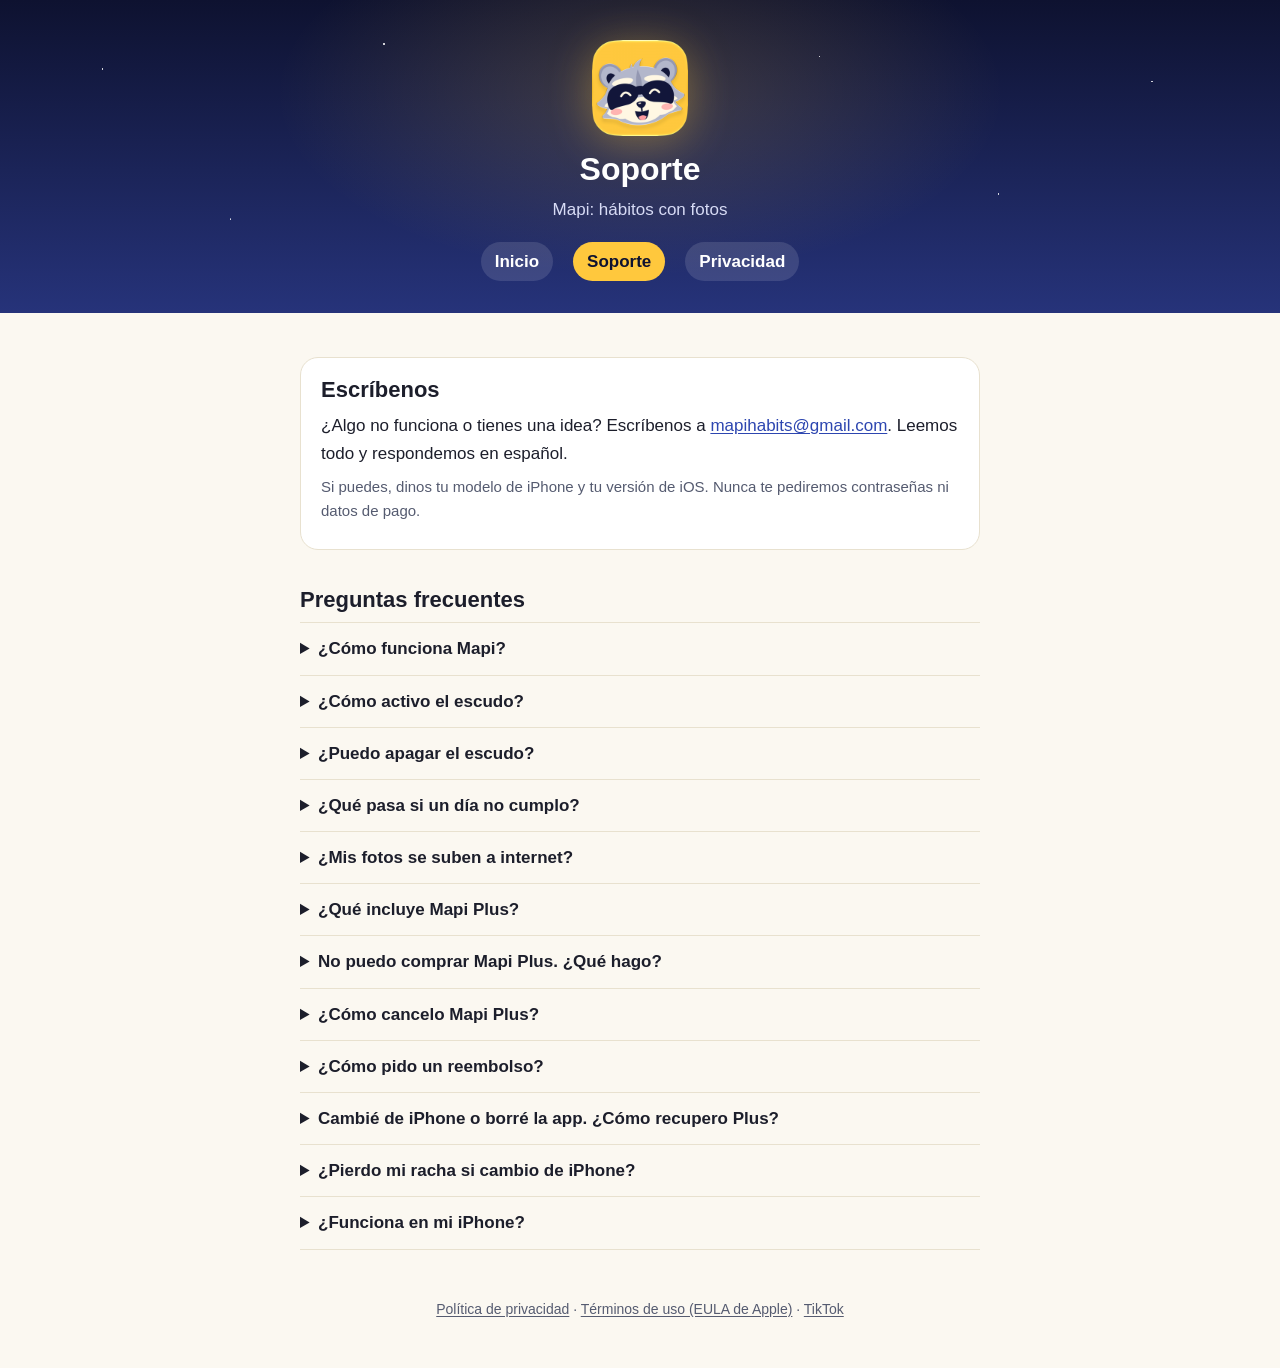
<file: soporte.html>
<!DOCTYPE html>
<html lang="es-MX">
<head>
  <meta charset="utf-8">
  <meta name="viewport" content="width=device-width, initial-scale=1">
  <title>Soporte · Mapi: hábitos con fotos</title>
  <meta name="description" content="Ayuda y preguntas frecuentes de Mapi: hábitos con fotos.">
  <link rel="icon" href="mapi.png">
  <link rel="stylesheet" href="estilo.css">
</head>
<body>
  <header class="cielo">
    <img src="mapi.png" alt="">
    <h1>Soporte</h1>
    <p>Mapi: hábitos con fotos</p>
    <nav aria-label="Páginas">
      <a href="index.html">Inicio</a>
      <a href="soporte.html" aria-current="page">Soporte</a>
      <a href="privacidad.html">Privacidad</a>
    </nav>
  </header>

  <main>
    <section class="tarjeta">
      <h2>Escríbenos</h2>
      <p>¿Algo no funciona o tienes una idea? Escríbenos a <a href="mailto:mapihabits@gmail.com?subject=Soporte%20de%20Mapi">mapihabits@gmail.com</a>. Leemos todo y respondemos en español.</p>
      <p class="nota">Si puedes, dinos tu modelo de iPhone y tu versión de iOS. Nunca te pediremos contraseñas ni datos de pago.</p>
    </section>

    <h2>Preguntas frecuentes</h2>

    <details>
      <summary>¿Cómo funciona Mapi?</summary>
      <p>Eliges tus tareas del día y cumples cada una con una foto. Mientras falten tareas, un escudo cubre las apps que tú elijas. Al cumplir la última, tus apps se abren solas y cierras el día llenando la luna.</p>
    </details>

    <details>
      <summary>¿Cómo activo el escudo?</summary>
      <p>Abre la app y entra a Ajustes › Bloqueo › Configurar bloqueo de apps. La app te guía paso a paso.</p>
    </details>

    <details>
      <summary>¿Puedo apagar el escudo?</summary>
      <p>Sí. Tú lo activas y tú lo puedes quitar cuando quieras, desde la app o desde los ajustes de tu iPhone. Mapi está para ayudarte, no para encerrarte.</p>
    </details>

    <details>
      <summary>¿Qué pasa si un día no cumplo?</summary>
      <p>Si tienes un paraguas guardado, cubre ese día y tu racha sigue. Los paraguas se ganan cumpliendo tu meta de la semana, y si sabes que no vas a poder, las vacaciones pausan la racha hasta 14 días. Aunque pierdas la racha, tus lunas, postales y días cumplidos se quedan contigo. En Tu progreso, un día que cuidó un paraguas cuenta como no cumplido, para que veas cómo vas de verdad.</p>
    </details>

    <details>
      <summary>¿Mis fotos se suben a internet?</summary>
      <p>Solo a tu iCloud, como respaldo, si lo dejas encendido: van a la parte privada de tu cuenta y nosotros no podemos verlas. Lo apagas en la app, en Ajustes › Tus datos. Más detalles en la <a href="privacidad.html">política de privacidad</a>.</p>
    </details>

    <details>
      <summary>¿Qué incluye Mapi Plus?</summary>
      <p>Tu progreso por mes y año, el resumen de la semana completo, widgets, recordatorios a tu medida, horarios de enfoque, Mapi revisa tus fotos, consejos para tus tareas, tareas sin límite, archivar tareas para retomarlas después, hasta 4 paraguas y más de 60 piezas del armario de Mapi. El escudo, las fotos, la racha y el enfoque son gratis.</p>
    </details>

    <details>
      <summary>No puedo comprar Mapi Plus. ¿Qué hago?</summary>
      <p>La ventana donde pones tu contraseña es de Apple y pide la de la cuenta que aparece en ella: la de Ajustes, tu nombre y luego «Contenido y compras». Si la rechaza aunque esté bien, cierra sesión en «Contenido y compras», vuelve a entrar y reinicia tu iPhone.</p>
      <p>Si Mapi te muestra «No se pudo completar la compra», escríbenos con una captura de ese aviso: trae un código que nos dice qué respondió Apple.</p>
    </details>

    <details>
      <summary>¿Cómo cancelo Mapi Plus?</summary>
      <p>Las suscripciones las administra Apple: en tu iPhone, abre Ajustes, toca tu nombre y luego Suscripciones (<a href="https://support.apple.com/es-mx/118428">guía de Apple</a>). Al cancelar, Plus sigue hasta el final del periodo que ya pagaste.</p>
      <p>Si elegiste el plan anual en 12 pagos, cancelar evita que se renueve, pero los pagos que falten de ese año se siguen cobrando, salvo en algunos países (<a href="https://support.apple.com/es-mx/108098">detalles de Apple</a>).</p>
    </details>

    <details>
      <summary>¿Cómo pido un reembolso?</summary>
      <p>Los reembolsos los decide Apple. Puedes pedirlo en <a href="https://reportaproblem.apple.com/">reportaproblem.apple.com</a> (<a href="https://support.apple.com/es-mx/118223">cómo hacerlo</a>).</p>
    </details>

    <details>
      <summary>Cambié de iPhone o borré la app. ¿Cómo recupero Plus?</summary>
      <p>En la app, entra a Ajustes y toca «Restaurar compras», con la misma cuenta de Apple con la que pagaste.</p>
    </details>

    <details>
      <summary>¿Pierdo mi racha si cambio de iPhone?</summary>
      <p>No. Mapi guarda un respaldo en tu iCloud: al instalarla en el iPhone nuevo, con la misma cuenta de iCloud, Mapi te ofrece recuperar tus tareas, fotos y racha en cuanto te saluda. También sirven el respaldo del iPhone (en iCloud o en tu computadora) y la transferencia de iPhone a iPhone. Si tu iCloud está lleno, en Ajustes › Tus datos guarda tu respaldo en un archivo y ábrelo con Mapi en el iPhone nuevo. Solo se pierden si no hay ningún respaldo.</p>
    </details>

    <details>
      <summary>¿Funciona en mi iPhone?</summary>
      <p>Mapi necesita iOS 26 o posterior. Por ahora está en español.</p>
    </details>
  </main>

  <footer>
    <p><a href="privacidad.html">Política de privacidad</a> · <a href="https://www.apple.com/legal/internet-services/itunes/dev/stdeula/">Términos de uso (EULA de Apple)</a> · <a href="https://www.tiktok.com/@mapihabitos" rel="noopener">TikTok</a></p>
  </footer>
</body>
</html>
</file>
<file: portada.css>
/* Mapi: hábitos con fotos. Portada. Sin fuentes, scripts ni imágenes de otros sitios. */
:root {
  color-scheme: light;
  --tinta: #12163A;
  --luna: #FFC83D;
  --luna-clara: #FFE27A;
  --fondo: #FBF8F1;
  --fondo-2: #F3EDE0;
  --tarjeta: #FFFFFF;
  --texto: #1C1E2B;
  --suave: #5A6078;
  --borde: #E7DFCC;
  --cielo-1: #0B0F2A;
  --cielo-2: #1C2563;
  --cielo-3: #4A3E96;
  --sombra: 0 26px 60px rgba(18, 22, 58, 0.22);
  --redonda: ui-rounded, "SF Pro Rounded", "Nunito", system-ui, -apple-system, "Segoe UI", Roboto, sans-serif;
  --normal: -apple-system, BlinkMacSystemFont, system-ui, "Segoe UI", Roboto, "Helvetica Neue", Arial, sans-serif;
  --ancho: 1120px;
}

/* La portada tiene su propio día y su propia noche: no cambia con el modo oscuro del iPhone. */

* { box-sizing: border-box; }
html { scroll-behavior: smooth; scroll-padding-top: 76px; }
body {
  margin: 0;
  background: var(--fondo);
  color: var(--texto);
  font: 18px/1.6 var(--normal);
  -webkit-text-size-adjust: 100%;
  overflow-x: hidden;
}
img { max-width: 100%; height: auto; }
a { color: inherit; text-underline-offset: 3px; }
a:focus-visible, summary:focus-visible, .boton:focus-visible {
  outline: 3px solid var(--luna);
  outline-offset: 3px;
  border-radius: 10px;
}

h1, h2, h3 { font-family: var(--redonda); font-weight: 800; line-height: 1.1; letter-spacing: -0.01em; }
h2 { font-size: clamp(2rem, 4.4vw, 3.1rem); margin: 6px 0 18px; text-wrap: balance; }
h3 { font-size: 1.35rem; margin: 18px 0 6px; }
p { margin: 10px 0; }

.saltar {
  position: absolute; left: 12px; top: -60px; z-index: 20;
  background: var(--luna); color: var(--tinta); padding: 10px 14px; border-radius: 12px; font-weight: 700;
}
.saltar:focus { top: 12px; }

.solo-lector {
  position: absolute; width: 1px; height: 1px; overflow: hidden; clip: rect(0 0 0 0); white-space: nowrap;
}

/* Barra de arriba */
.barra {
  position: sticky; top: 0; z-index: 10;
  display: flex; align-items: center; gap: 18px;
  padding: 12px max(16px, env(safe-area-inset-left)) 12px max(16px, env(safe-area-inset-right));
  background: rgba(11, 15, 42, 0.94);
  -webkit-backdrop-filter: saturate(150%) blur(16px);
  backdrop-filter: saturate(150%) blur(16px);
  color: #FFFFFF;
}
.marca { display: flex; align-items: center; gap: 10px; text-decoration: none; font-family: var(--redonda); font-weight: 800; font-size: 1.3rem; }
.marca img { border-radius: 10px; }
.barra-enlaces { display: none; gap: 22px; margin-left: auto; }
.barra-enlaces a { text-decoration: none; font-weight: 600; font-size: 0.95rem; color: #E4E7FA; }
.barra-enlaces a:hover { color: var(--luna); }
.barra > .boton { margin-left: auto; }
@media (min-width: 900px) {
  .barra { padding-left: 32px; padding-right: 32px; }
  .barra-enlaces { display: flex; }
  .barra > .boton { margin-left: 8px; }
}

/* Botones */
.boton {
  display: inline-flex; align-items: center; justify-content: center; gap: 8px;
  min-height: 52px; padding: 0 24px; border-radius: 999px;
  font-family: var(--redonda); font-weight: 800; font-size: 1.05rem; text-decoration: none;
  transition: transform 0.2s ease, box-shadow 0.2s ease, background 0.2s ease;
}
.boton-luna { background: var(--luna); color: var(--tinta); box-shadow: 0 10px 28px rgba(255, 200, 61, 0.35); }
.boton-claro { background: rgba(255, 255, 255, 0.12); color: #FFFFFF; box-shadow: inset 0 0 0 1.5px rgba(255, 255, 255, 0.45); }
a.boton:hover { transform: translateY(-2px); }
.boton-chico { min-height: 38px; padding: 0 16px; font-size: 0.92rem; box-shadow: none; }
/* El sello oficial de Apple, tal cual: sin animarlo ni cambiarle colores. El margen de 1 px más el espacio
   entre botones (12 px) le dejan el margen libre que pide Apple: un cuarto de su alto. */
.sello-tienda { display: inline-flex; margin: 1px; border-radius: 10px; }
.sello-tienda img { display: block; width: auto; height: 52px; }
/* Junto al sello, lo demás es un enlace con flechita, para que el sello sea el único botón (19 nov). */
.hero .acciones, .cierre .acciones { align-items: center; gap: 18px 22px; }
.hero .acciones .boton-claro, .cierre .acciones .boton-claro {
  padding: 0 4px; background: none; box-shadow: none; border-radius: 6px;
  font-family: var(--normal); font-weight: 600; font-size: 1.05rem; color: #FFFFFF;
}
.hero .acciones .boton-claro::after, .cierre .acciones .boton-claro::after {
  content: ""; width: 8px; height: 8px; margin-left: 2px; opacity: 0.85;
  border-right: 2px solid currentColor; border-bottom: 2px solid currentColor;
  transform: rotate(45deg) translateY(-3px);
}
.cierre .acciones .boton-claro::after { transform: rotate(-45deg); }
.hero .acciones a.boton-claro:hover, .cierre .acciones a.boton-claro:hover { transform: none; color: var(--luna-clara); }
.acciones { display: flex; flex-wrap: wrap; gap: 12px; margin-top: 26px; }
.acciones-centro { justify-content: center; }

/* Etiquetas */
.etiqueta {
  display: inline-block; margin: 0; padding: 6px 14px; border-radius: 999px;
  background: rgba(255, 255, 255, 0.12); color: var(--luna-clara);
  font-family: var(--redonda); font-weight: 800; font-size: 0.8rem; letter-spacing: 0.08em; text-transform: uppercase;
}
.etiqueta-tinta { background: var(--fondo-2); color: var(--tinta); }
.crema-oscura .etiqueta-tinta { background: var(--tarjeta); }

/* Portada */
.hero {
  position: relative; overflow: hidden; color: #FFFFFF;
  background:
    radial-gradient(1200px 520px at 78% 40%, rgba(255, 200, 61, 0.13), transparent 60%),
    linear-gradient(180deg, var(--cielo-1) 0%, var(--cielo-2) 55%, var(--cielo-3) 100%);
  padding: 48px 20px 0;
}
.estrellas, .estrellas-2 {
  position: absolute; inset: 0; pointer-events: none;
  background-image:
    radial-gradient(1.6px 1.6px at 6% 18%, #fff 50%, transparent 52%),
    radial-gradient(1.2px 1.2px at 14% 62%, #fff 50%, transparent 52%),
    radial-gradient(2px 2px at 22% 32%, #fff 50%, transparent 52%),
    radial-gradient(1.3px 1.3px at 31% 12%, #fff 50%, transparent 52%),
    radial-gradient(1.5px 1.5px at 39% 54%, #fff 50%, transparent 52%),
    radial-gradient(1.2px 1.2px at 47% 24%, #fff 50%, transparent 52%),
    radial-gradient(2px 2px at 56% 8%, #fff 50%, transparent 52%),
    radial-gradient(1.4px 1.4px at 63% 44%, #fff 50%, transparent 52%),
    radial-gradient(1.2px 1.2px at 71% 16%, #fff 50%, transparent 52%),
    radial-gradient(1.8px 1.8px at 84% 10%, #fff 50%, transparent 52%),
    radial-gradient(1.3px 1.3px at 92% 34%, #fff 50%, transparent 52%),
    radial-gradient(1.5px 1.5px at 96% 66%, #fff 50%, transparent 52%);
  opacity: 0.85;
  animation: titila 5s ease-in-out infinite;
}
.estrellas-2 {
  background-image:
    radial-gradient(1.2px 1.2px at 10% 40%, #fff 50%, transparent 52%),
    radial-gradient(1.6px 1.6px at 26% 8%, #fff 50%, transparent 52%),
    radial-gradient(1.2px 1.2px at 35% 74%, #fff 50%, transparent 52%),
    radial-gradient(1.8px 1.8px at 51% 36%, #fff 50%, transparent 52%),
    radial-gradient(1.2px 1.2px at 68% 70%, #fff 50%, transparent 52%),
    radial-gradient(1.5px 1.5px at 77% 28%, #fff 50%, transparent 52%),
    radial-gradient(1.2px 1.2px at 88% 52%, #fff 50%, transparent 52%);
  animation-delay: -2.5s;
}
.estrellas-suaves { opacity: 0.45; }
@keyframes titila { 0%, 100% { opacity: 0.85; } 50% { opacity: 0.35; } }

.hero-grid {
  position: relative; z-index: 1;
  max-width: var(--ancho); margin: 0 auto;
  display: grid; gap: 8px; align-items: center;
}
.hero-texto { position: relative; z-index: 2; text-align: center; }
.hero h1 { font-size: clamp(2.5rem, 7.4vw, 4.25rem); margin: 18px 0 16px; text-wrap: balance; }
.hero mark {
  color: var(--tinta);
  background: linear-gradient(transparent 12%, var(--luna) 12%, var(--luna) 92%, transparent 92%);
  padding: 0 0.12em; border-radius: 0.18em;
  -webkit-box-decoration-break: clone; box-decoration-break: clone;
}
.entrada { font-size: clamp(1.05rem, 2.2vw, 1.22rem); color: #DDE1F7; max-width: 34em; margin-left: auto; margin-right: auto; }
.hero .acciones { justify-content: center; }
.nota-hero { color: #B8BEE3; font-size: 0.92rem; margin-top: 16px; }

/* La escena es un solo dibujo de 500 × 520: Mapi sentado en la cima de su colina, con la luna detrás.
   El suelo sigue de lado a lado, por debajo del texto, y termina en la ola crema de la siguiente sección. */
.hero-escena {
  position: relative; z-index: 1;
  width: min(100%, 460px); aspect-ratio: 500 / 520;
  margin: 4px auto 0;
}
/* La luna de siempre, con el brillo un poco más bajo (18 nov). Sale detrás de los cerros del dibujo. */
.luna {
  position: absolute; left: 20%; top: 10.58%;
  width: 60%; aspect-ratio: 1; border-radius: 50%;
  background:
    radial-gradient(circle at 30% 28%, rgba(255, 255, 255, 0.5), transparent 32%),
    radial-gradient(circle at 68% 64%, rgba(233, 170, 30, 0.35) 0 9%, transparent 10%),
    radial-gradient(circle at 34% 70%, rgba(233, 170, 30, 0.3) 0 6%, transparent 7%),
    radial-gradient(circle at 72% 30%, rgba(233, 170, 30, 0.28) 0 5%, transparent 6%),
    radial-gradient(circle at 50% 50%, var(--luna-clara), var(--luna) 70%);
  box-shadow: 0 0 80px 18px rgba(255, 200, 61, 0.34), 0 0 220px 60px rgba(255, 200, 61, 0.13);
}
.escena { position: absolute; inset: 0; width: 100%; height: 100%; overflow: visible; }
/* Mapi ya no flota: respira, con los pies en la colina. */
.mapi { transform-box: fill-box; transform-origin: 50% 96%; animation: respira 5s ease-in-out infinite; }
@keyframes respira { 0%, 100% { transform: scale(1); } 50% { transform: scale(1.01, 1.016); } }
.suelo-espacio { height: 64px; }

@media (min-width: 900px) {
  .hero { padding: 72px 32px 0; }
  .hero-grid { grid-template-columns: 1.15fr 0.85fr; gap: 24px; }
  .hero-texto { text-align: left; padding-bottom: 56px; }
  .entrada { margin-left: 0; }
  .hero .acciones { justify-content: flex-start; }
  .hero-escena { width: 100%; margin: 0; }
  .suelo-espacio { height: 84px; }
  /* Los cerros de atrás se desvanecen antes de llegar al texto. */
  .lejos { mask: url(#desvanece); }
}

/* Secciones */
.seccion { position: relative; padding: clamp(64px, 10vw, 110px) 20px; }
.crema-oscura { background: var(--fondo-2); }
.contenedor { max-width: var(--ancho); margin: 0 auto; position: relative; z-index: 1; }
.angosto { max-width: 760px; }
.centro { text-align: center; }
.seccion > .contenedor > .etiqueta + h2 { margin-top: 14px; }
.seccion > .contenedor > h2 { max-width: 18ch; }
.centro > h2, .seccion .centro h2 { margin-left: auto; margin-right: auto; }

.noche {
  color: #FFFFFF; overflow: hidden;
  background:
    radial-gradient(900px 420px at 80% 20%, rgba(255, 200, 61, 0.12), transparent 60%),
    linear-gradient(180deg, var(--cielo-1), var(--cielo-2));
}
.noche p, .noche li { color: #DDE1F7; }

/* Teléfono */
.telefono {
  position: relative; width: min(100%, 270px); margin: 0 auto;
  padding: 9px; border-radius: 46px; background: #0D1027;
  box-shadow: var(--sombra), inset 0 0 0 2px rgba(255, 255, 255, 0.10);
}
.telefono::before {
  content: ""; position: absolute; z-index: 2; top: 18px; left: 50%; transform: translateX(-50%);
  width: 30%; height: 21px; border-radius: 999px; background: #000;
}
.telefono img { display: block; width: 100%; border-radius: 37px; }
.telefono-chico { width: min(100%, 220px); border-radius: 40px; padding: 8px; }
.telefono-chico img { border-radius: 32px; }
.telefono-chico::before { top: 15px; height: 17px; }

/* Pasos */
.pasos {
  list-style: none; margin: 40px -20px 0; padding: 4px 20px 20px;
  display: grid; grid-auto-flow: column; grid-auto-columns: min(78%, 300px); gap: 22px;
  overflow-x: auto; scroll-snap-type: x mandatory; -webkit-overflow-scrolling: touch;
  scrollbar-width: none;
}
.pasos::-webkit-scrollbar { display: none; }
.paso { scroll-snap-align: center; text-align: center; position: relative; }
.paso .numero {
  display: inline-grid; place-items: center; width: 44px; height: 44px; margin-top: -22px; position: relative; z-index: 3;
  border-radius: 50%; background: var(--luna); color: var(--tinta);
  font-family: var(--redonda); font-weight: 900; font-size: 1.2rem; box-shadow: 0 8px 20px rgba(255, 200, 61, 0.4);
}
.paso h3 { margin-top: 10px; }
.paso p { color: var(--suave); margin: 4px auto 0; max-width: 24ch; }
@media (min-width: 900px) {
  .pasos { grid-auto-flow: row; grid-template-columns: repeat(3, 1fr); overflow: visible; margin: 48px 0 0; padding: 0; gap: 36px; }
}

/* Dos columnas */
.dos { display: grid; gap: 44px; align-items: center; }
.dos .texto { max-width: 34em; }
.visual { position: relative; padding: 10px 0 30px; }
.mapi-lado {
  position: absolute; bottom: -6px; width: clamp(130px, 34vw, 210px);
  filter: drop-shadow(0 14px 18px rgba(0, 0, 0, 0.22));
}
.mapi-izq { left: max(0px, calc(50% - 290px)); }
.mapi-der { right: max(0px, calc(50% - 290px)); }
@media (min-width: 900px) {
  .dos { grid-template-columns: 1.05fr 0.95fr; gap: 64px; }
  .dos.al-reves .visual { order: -1; }
}

.lista { list-style: none; padding: 0; margin: 20px 0 0; display: grid; gap: 12px; }
.lista li { position: relative; padding-left: 34px; }
.lista li::before {
  content: ""; position: absolute; left: 0; top: 0.32em; width: 20px; height: 20px; border-radius: 50%;
  background: var(--luna) url("data:image/svg+xml,%3Csvg xmlns='http://www.w3.org/2000/svg' viewBox='0 0 20 20'%3E%3Cpath d='M5.5 10.5l3 3 6-7' fill='none' stroke='%2312163A' stroke-width='2.4' stroke-linecap='round' stroke-linejoin='round'/%3E%3C/svg%3E") center / 14px no-repeat;
}
.lista-tinta li { color: var(--texto); }

/* Colección */
.tarjetas-dos { display: grid; gap: 24px; margin-top: 36px; }
.tarjeta-grande {
  display: grid; grid-template-rows: auto 1fr; gap: 18px; align-items: start; overflow: hidden;
  background: var(--tarjeta); border: 1px solid var(--borde); border-radius: 32px;
  padding: 28px 24px 0; box-shadow: 0 12px 32px rgba(18, 22, 58, 0.06);
}
.tarjeta-grande h3 { margin-top: 0; }
.tarjeta-grande p { color: var(--suave); }
.tarjeta-grande .telefono { margin-bottom: -60px; align-self: end; }
@media (min-width: 760px) { .tarjetas-dos { grid-template-columns: 1fr 1fr; } }

/* Privacidad */
.cuadros { display: grid; gap: 16px; margin-top: 32px; }
.cuadro {
  background: var(--tarjeta); border: 1px solid var(--borde); border-radius: 24px; padding: 22px 22px 18px;
}
.cuadro svg {
  width: 40px; height: 40px; padding: 8px; border-radius: 12px; background: var(--luna);
  fill: none; stroke: var(--tinta); stroke-width: 1.9; stroke-linecap: round; stroke-linejoin: round;
}
.cuadro h3 { margin: 12px 0 4px; font-size: 1.15rem; }
.cuadro p { color: var(--suave); margin: 0; font-size: 1rem; }
.seccion .centro { margin-top: 26px; }
@media (min-width: 640px) { .cuadros { grid-template-columns: 1fr 1fr; } }
@media (min-width: 1000px) { .cuadros { grid-template-columns: repeat(4, 1fr); } }

/* Plus */
.nota { color: var(--suave); font-size: 0.98rem; }
.mapi-plus { display: block; width: clamp(150px, 30vw, 230px); margin-top: 18px; filter: drop-shadow(0 14px 18px rgba(18, 22, 58, 0.18)); }
.tabla-plus { background: #1D2042; color: #FFFFFF; border-radius: 30px; padding: 18px 16px 10px; box-shadow: var(--sombra); overflow-x: auto; }
.tabla-plus table { width: 100%; border-collapse: separate; border-spacing: 0; font-size: 0.98rem; }
.tabla-plus th, .tabla-plus td { padding: 11px 10px; text-align: center; }
.tabla-plus tbody th { text-align: left; font-family: var(--redonda); font-weight: 800; }
.tabla-plus thead th { font-family: var(--redonda); font-weight: 800; color: #B9BCD0; }
.tabla-plus td { color: #B9BCD0; }
.tabla-plus .col-plus { background: rgba(255, 255, 255, 0.07); color: #FFFFFF; font-family: var(--redonda); font-weight: 800; }
.tabla-plus thead .col-plus { background: var(--luna); color: var(--tinta); border-radius: 16px 16px 0 0; }
.tabla-plus tbody tr:last-child .col-plus { border-radius: 0 0 16px 16px; }
.tabla-plus .si { color: var(--luna); font-size: 1.2rem; }
.tabla-plus .no { opacity: 0.6; }

/* Preguntas */
.preguntas { margin-top: 28px; }
.preguntas details { background: var(--tarjeta); border: 1px solid var(--borde); border-radius: 20px; padding: 4px 20px; margin: 12px 0; }
.preguntas summary {
  cursor: pointer; list-style: none; padding: 14px 32px 14px 0; position: relative;
  font-family: var(--redonda); font-weight: 800; font-size: 1.08rem;
}
.preguntas summary::-webkit-details-marker { display: none; }
.preguntas summary::after {
  content: "+"; position: absolute; right: 0; top: 50%; transform: translateY(-50%);
  width: 28px; height: 28px; border-radius: 50%; display: grid; place-items: center;
  background: var(--fondo-2); font-weight: 800;
}
.preguntas details[open] summary::after { content: "–"; background: var(--luna); color: var(--tinta); }
.preguntas details p { margin: 0 0 16px; color: var(--suave); }

/* Cierre */
.cierre h2 { font-size: clamp(2rem, 5vw, 3.4rem); max-width: 16ch; }
.mapi-cierre { width: clamp(170px, 32vw, 250px); filter: drop-shadow(0 18px 24px rgba(0, 0, 0, 0.35)); animation: flota-quieto 4.5s ease-in-out infinite; }
.cierre .entrada { margin: 0 auto; }
@keyframes flota-quieto { 0%, 100% { transform: translateY(0); } 50% { transform: translateY(-8px); } }

/* Pie */
.pie {
  max-width: var(--ancho); margin: 0 auto; padding: 36px 20px 48px;
  display: grid; gap: 14px; justify-items: center; text-align: center; color: var(--suave); font-size: 0.92rem;
}
.pie-marca { display: flex; align-items: center; gap: 10px; font-family: var(--redonda); font-weight: 800; color: var(--texto); }
.pie-marca img { border-radius: 8px; }
.pie nav { display: flex; flex-wrap: wrap; justify-content: center; gap: 8px 20px; }
.pie a { color: var(--suave); }
.pie p { margin: 0; }

/* Aparecer al llegar */
.js .revela { opacity: 0; transform: translateY(26px); transition: opacity 0.7s ease, transform 0.7s ease; }
.js .revela.visible { opacity: 1; transform: none; }
.pasos .revela:nth-child(2) { transition-delay: 0.08s; }
.pasos .revela:nth-child(3) { transition-delay: 0.16s; }

@media (prefers-reduced-motion: reduce) {
  html { scroll-behavior: auto; }
  .estrellas, .estrellas-2, .mapi, .mapi-cierre { animation: none; }
  .js .revela { opacity: 1; transform: none; transition: none; }
  a.boton:hover { transform: none; }
}
</file>
<file: estilo.css>
/* Mapi: hábitos con fotos. Estilo compartido de la portada, la privacidad y el soporte. */
:root {
  color-scheme: light dark;
  --cielo-1: #0E1230;
  --cielo-2: #26337A;
  --luna: #FFC83D;
  --fondo: #FBF8F1;
  --tarjeta: #FFFFFF;
  --texto: #1C1E2B;
  --suave: #555B70;
  --borde: #E8E1CF;
  --enlace: #2D46B0;
  --pendiente: #FFE9A6;
}

@media (prefers-color-scheme: dark) {
  :root {
    --fondo: #0B0F28;
    --tarjeta: #151A3D;
    --texto: #F3F1EA;
    --suave: #B9BCD0;
    --borde: #283063;
    --enlace: #FFD666;
    --pendiente: #5A4710;
  }
}

* { box-sizing: border-box; }

body {
  margin: 0;
  background: var(--fondo);
  color: var(--texto);
  font: 17px/1.6 -apple-system, BlinkMacSystemFont, "Segoe UI", Roboto, "Helvetica Neue", Arial, sans-serif;
  -webkit-text-size-adjust: 100%;
}

a { color: var(--enlace); text-underline-offset: 2px; }
a:focus-visible, summary:focus-visible {
  outline: 3px solid var(--luna);
  outline-offset: 2px;
  border-radius: 4px;
}

.cielo {
  position: relative;
  overflow: hidden;
  background:
    radial-gradient(520px 260px at 50% 30%, rgba(255, 200, 61, 0.18), transparent 70%),
    linear-gradient(180deg, var(--cielo-1) 0%, var(--cielo-2) 100%);
  color: #FFFFFF;
  text-align: center;
  padding: 40px 20px 32px;
}
/* Las mismas estrellas que la portada. */
.cielo::before {
  content: "";
  position: absolute;
  inset: 0;
  pointer-events: none;
  background-image:
    radial-gradient(1.6px 1.6px at 8% 22%, #fff 50%, transparent 52%),
    radial-gradient(1.2px 1.2px at 18% 70%, #fff 50%, transparent 52%),
    radial-gradient(1.8px 1.8px at 30% 14%, #fff 50%, transparent 52%),
    radial-gradient(1.2px 1.2px at 64% 18%, #fff 50%, transparent 52%),
    radial-gradient(1.6px 1.6px at 78% 62%, #fff 50%, transparent 52%),
    radial-gradient(1.3px 1.3px at 90% 26%, #fff 50%, transparent 52%);
  opacity: 0.8;
}
.cielo > * { position: relative; }
.cielo img {
  display: block;
  width: 96px;
  height: 96px;
  margin: 0 auto 14px;
  border-radius: 22px;
  filter: drop-shadow(0 6px 22px rgba(255, 200, 61, 0.35));
}
.cielo h1 {
  margin: 0;
  font-family: ui-rounded, "SF Pro Rounded", -apple-system, BlinkMacSystemFont, sans-serif;
  font-weight: 800;
  font-size: 32px;
  line-height: 1.2;
}
.cielo p { margin: 8px 0 0; color: #D7DBF5; }
.cielo nav {
  display: flex;
  flex-wrap: wrap;
  justify-content: center;
  gap: 8px 20px;
  margin-top: 18px;
}
.cielo nav a {
  color: #FFFFFF;
  font-weight: 700;
  text-decoration: none;
  padding: 6px 14px;
  border-radius: 999px;
  background: rgba(255, 255, 255, 0.12);
}
.cielo nav a[aria-current="page"] { background: var(--luna); color: var(--cielo-1); }

main { max-width: 720px; margin: 0 auto; padding: 28px 20px 40px; overflow-wrap: break-word; }

h2 {
  font-family: ui-rounded, "SF Pro Rounded", -apple-system, BlinkMacSystemFont, sans-serif;
  font-weight: 800;
  font-size: 22px;
  line-height: 1.3;
  margin: 36px 0 8px;
}
h3 { font-size: 18px; margin: 22px 0 4px; }
p, ul { margin: 8px 0; }
li { margin: 4px 0; }

.tarjeta {
  background: var(--tarjeta);
  border: 1px solid var(--borde);
  border-radius: 18px;
  padding: 18px 20px;
  margin: 16px 0;
}
.tarjeta > h2:first-child { margin-top: 0; }

.nota { color: var(--suave); font-size: 15px; }

mark.pendiente {
  background: var(--pendiente);
  color: inherit;
  padding: 0 4px;
  border-radius: 4px;
}

details { border-top: 1px solid var(--borde); padding: 12px 0; }
details:last-of-type { border-bottom: 1px solid var(--borde); }
summary { cursor: pointer; font-weight: 600; }
details p { margin: 8px 0 0; }

footer {
  max-width: 720px;
  margin: 0 auto;
  padding: 0 20px 40px;
  color: var(--suave);
  font-size: 14px;
  text-align: center;
}
footer a { color: var(--suave); }
</file>
